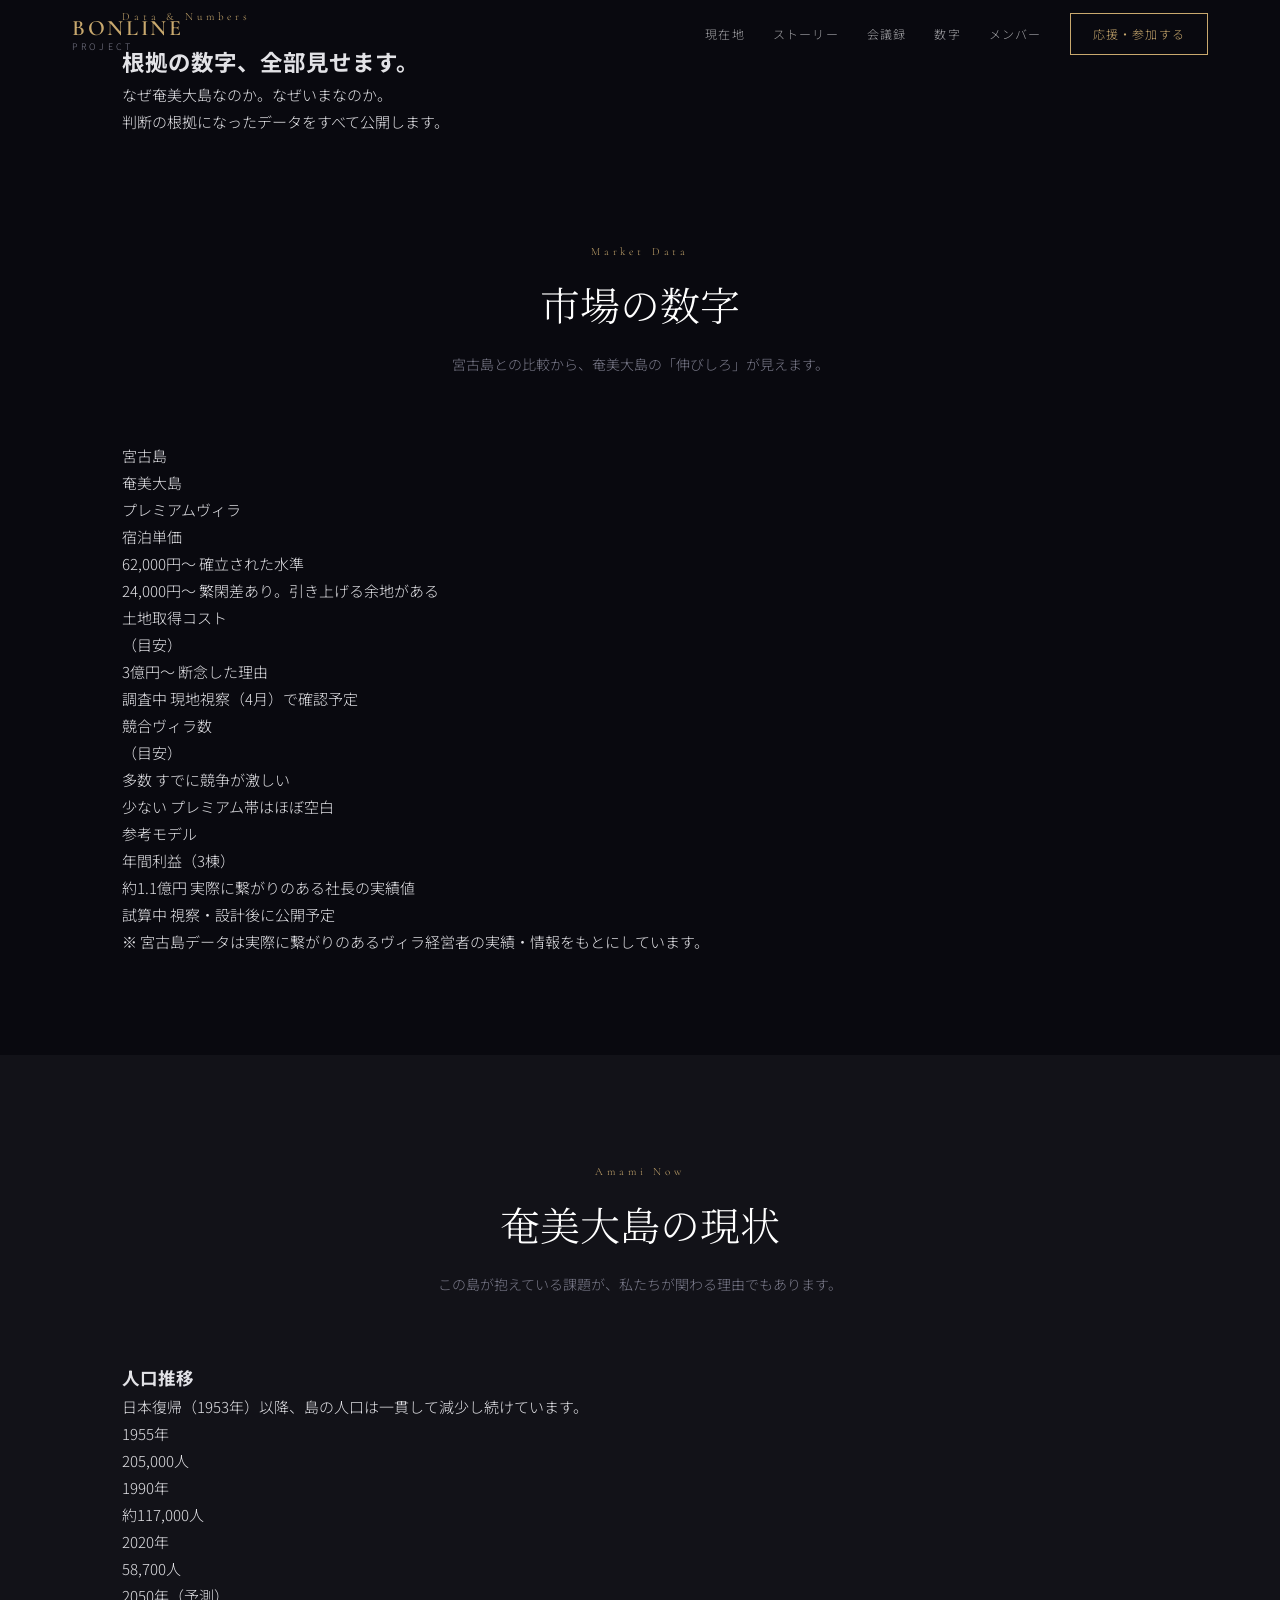
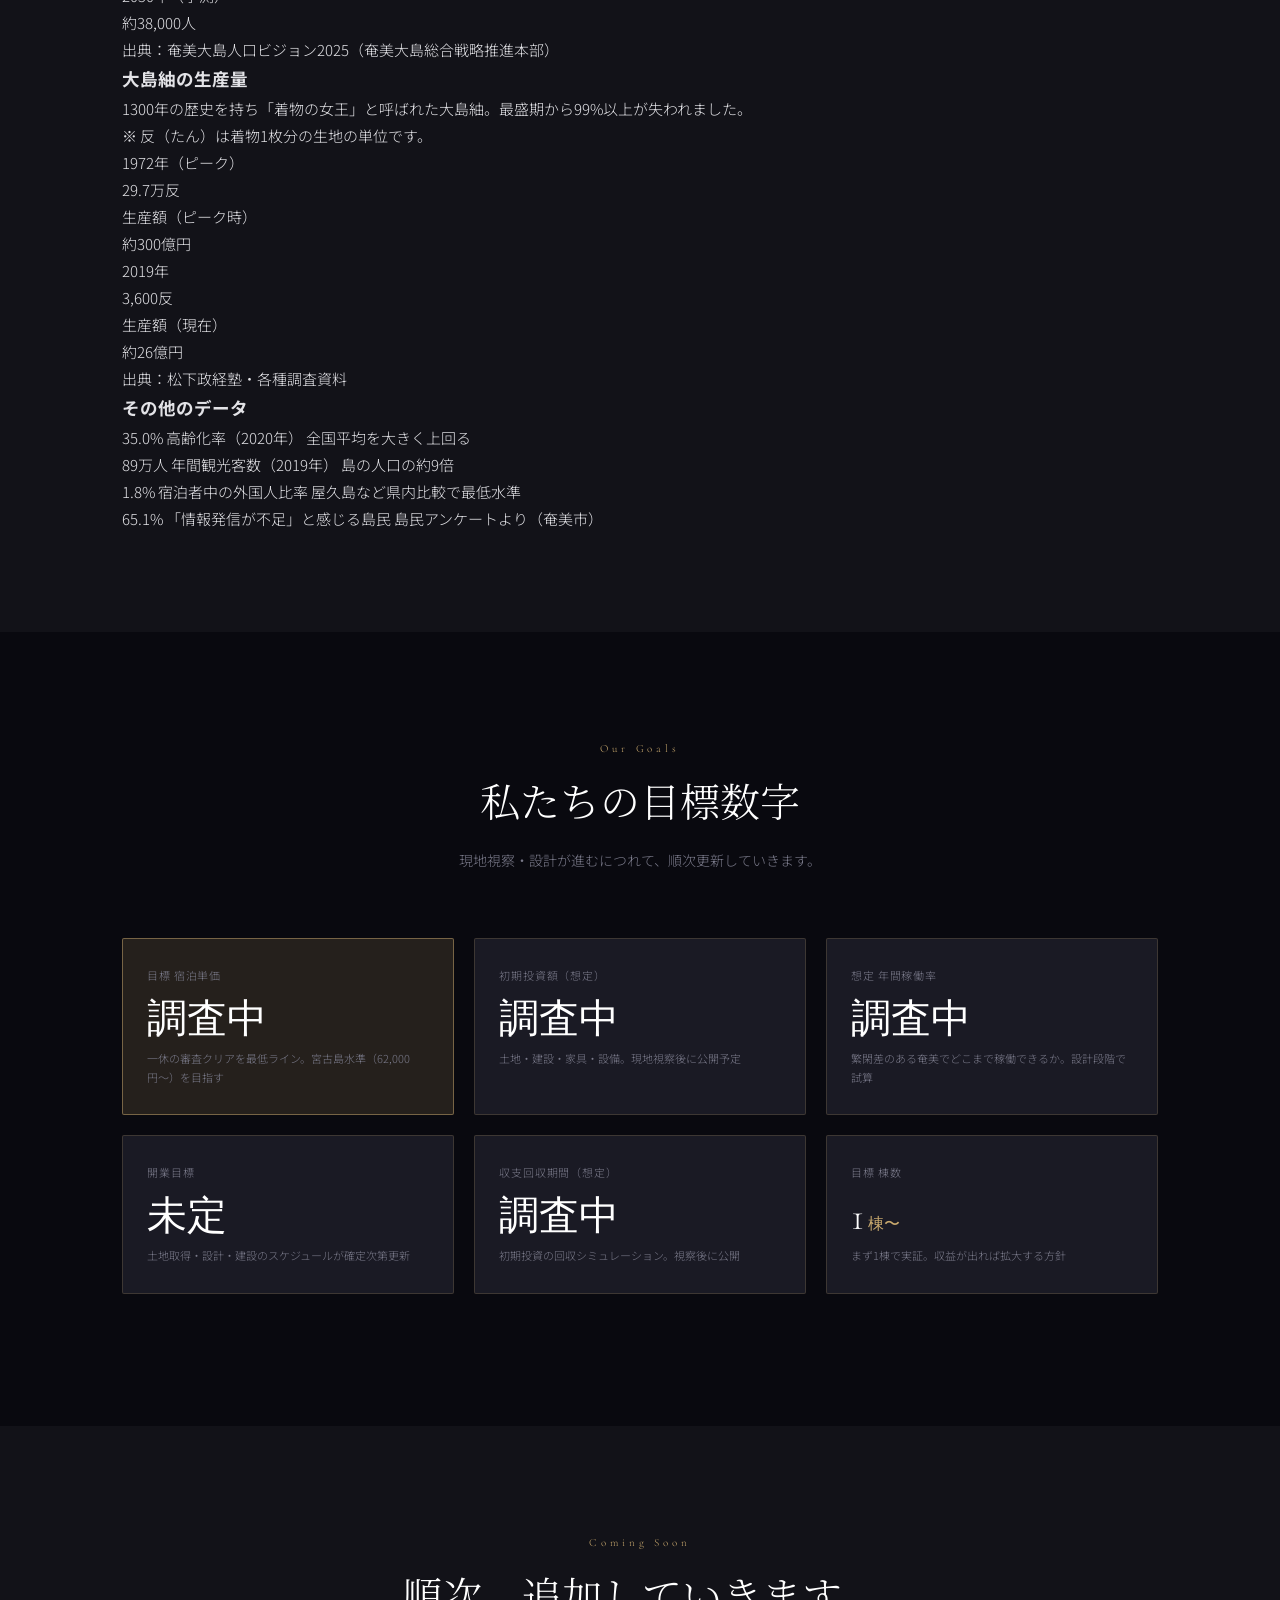
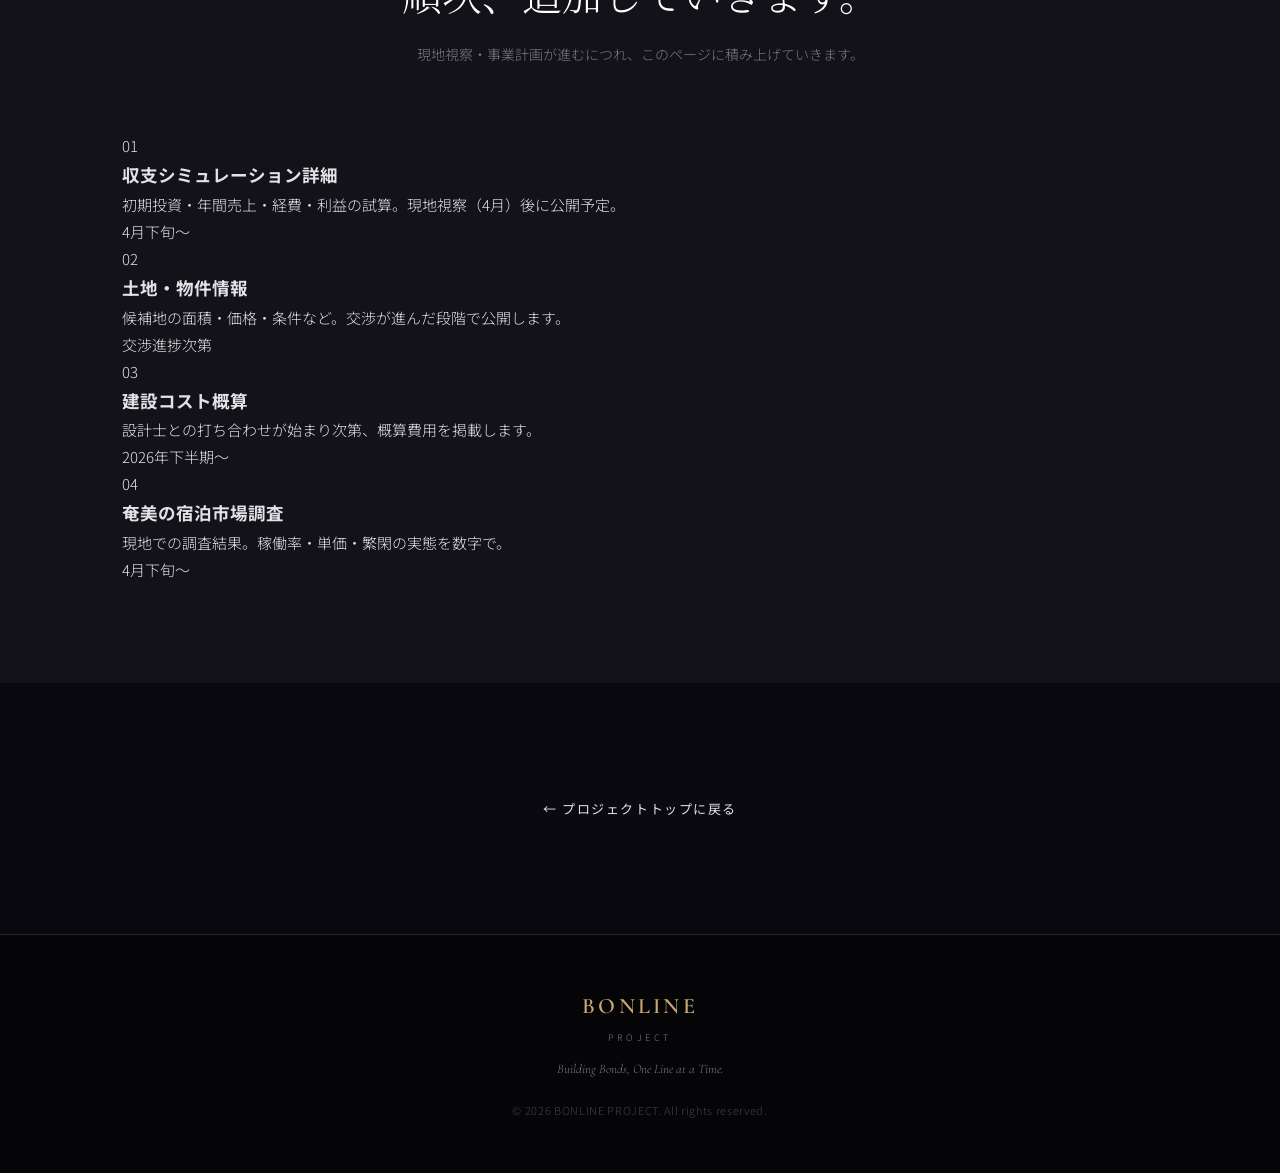
<file: data.html>
<!DOCTYPE html>
<html lang="ja">
<head>
  <meta charset="UTF-8">
  <meta name="viewport" content="width=device-width, initial-scale=1.0">
  <title>データ｜BONLINE PROJECT</title>
  <meta name="description" content="BONLINEプロジェクトの根拠となる数字・市場データ・奄美大島の現状を公開します。">
  <link rel="preconnect" href="https://fonts.googleapis.com">
  <link rel="preconnect" href="https://fonts.gstatic.com" crossorigin>
  <link href="https://fonts.googleapis.com/css2?family=Cormorant+Garamond:ital,wght@0,300;0,400;0,600;1,300;1,400&family=Noto+Sans+JP:wght@300;400;500&family=Noto+Serif+JP:wght@300;400&display=swap" rel="stylesheet">
  <link rel="icon" type="image/png" href="favicon.png">
  <link rel="stylesheet" href="styles.css">
</head>
<body>

  <!-- ============================================================
       ヘッダー
       ============================================================ -->
  <header class="site-header scrolled" id="site-header">
    <div class="header-inner">
      <a href="index.html" class="site-logo">
        <span class="site-logo__en">BONLINE</span>
        <span class="site-logo__sub">PROJECT</span>
      </a>
      <nav class="site-nav">
        <a href="index.html#now">現在地</a>
        <a href="index.html#story">ストーリー</a>
        <a href="index.html#record">会議録</a>
        <a href="index.html#numbers">数字</a>
        <a href="index.html#team">メンバー</a>
        <a href="index.html#contact" class="nav-cta">応援・参加する</a>
      </nav>
      <button class="hamburger" id="hamburger" aria-label="メニューを開く">
        <span></span><span></span><span></span>
      </button>
    </div>
  </header>

  <!-- モバイルナビ -->
  <nav class="mobile-nav" id="mobile-nav">
    <a href="index.html#now">現在地</a>
    <a href="index.html#story">ストーリー</a>
    <a href="index.html#record">会議録</a>
    <a href="index.html#numbers">数字</a>
    <a href="index.html#team">メンバー</a>
    <a href="index.html#contact">応援・参加する</a>
  </nav>

  <!-- ============================================================
       ページヒーロー
       ============================================================ -->
  <section class="page-hero">
    <div class="container">
      <span class="section-label">Data & Numbers</span>
      <h1 class="page-hero__title">根拠の数字、全部見せます。</h1>
      <p class="page-hero__sub">
        なぜ奄美大島なのか。なぜいまなのか。<br>
        判断の根拠になったデータをすべて公開します。
      </p>
    </div>
  </section>

  <!-- ============================================================
       市場比較
       ============================================================ -->
  <section class="section" id="market">
    <div class="container">
      <div class="section-header fade-in">
        <span class="section-label">Market Data</span>
        <h2 class="section-title">市場の数字</h2>
        <p class="section-subtitle">宮古島との比較から、奄美大島の「伸びしろ」が見えます。</p>
      </div>

      <div class="data-compare fade-in">
        <div class="compare-row compare-row--header">
          <div class="compare-item compare-item--label"></div>
          <div class="compare-item compare-item--miyako">宮古島</div>
          <div class="compare-item compare-item--amami">奄美大島</div>
        </div>

        <div class="compare-row">
          <div class="compare-item compare-item--label">プレミアムヴィラ<br>宿泊単価</div>
          <div class="compare-item compare-item--miyako">
            <span class="compare-value">62,000<span class="compare-unit">円〜</span></span>
            <span class="compare-note">確立された水準</span>
          </div>
          <div class="compare-item compare-item--amami highlight">
            <span class="compare-value">24,000<span class="compare-unit">円〜</span></span>
            <span class="compare-note">繁閑差あり。引き上げる余地がある</span>
          </div>
        </div>

        <div class="compare-row">
          <div class="compare-item compare-item--label">土地取得コスト<br>（目安）</div>
          <div class="compare-item compare-item--miyako">
            <span class="compare-value">3<span class="compare-unit">億円〜</span></span>
            <span class="compare-note">断念した理由</span>
          </div>
          <div class="compare-item compare-item--amami highlight">
            <span class="compare-value">調査中</span>
            <span class="compare-note">現地視察（4月）で確認予定</span>
          </div>
        </div>

        <div class="compare-row">
          <div class="compare-item compare-item--label">競合ヴィラ数<br>（目安）</div>
          <div class="compare-item compare-item--miyako">
            <span class="compare-value">多数</span>
            <span class="compare-note">すでに競争が激しい</span>
          </div>
          <div class="compare-item compare-item--amami highlight">
            <span class="compare-value">少ない</span>
            <span class="compare-note">プレミアム帯はほぼ空白</span>
          </div>
        </div>

        <div class="compare-row">
          <div class="compare-item compare-item--label">参考モデル<br>年間利益（3棟）</div>
          <div class="compare-item compare-item--miyako">
            <span class="compare-value">約1.1<span class="compare-unit">億円</span></span>
            <span class="compare-note">実際に繋がりのある社長の実績値</span>
          </div>
          <div class="compare-item compare-item--amami highlight">
            <span class="compare-value">試算中</span>
            <span class="compare-note">視察・設計後に公開予定</span>
          </div>
        </div>
      </div>

      <p class="data-source fade-in">※ 宮古島データは実際に繋がりのあるヴィラ経営者の実績・情報をもとにしています。</p>
    </div>
  </section>

  <!-- ============================================================
       奄美大島の現状
       ============================================================ -->
  <section class="section section--dark" id="amami">
    <div class="container">
      <div class="section-header fade-in">
        <span class="section-label">Amami Now</span>
        <h2 class="section-title">奄美大島の現状</h2>
        <p class="section-subtitle">この島が抱えている課題が、私たちが関わる理由でもあります。</p>
      </div>

      <div class="data-blocks fade-in">

        <!-- 人口 -->
        <div class="data-block">
          <h3 class="data-block__title">人口推移</h3>
          <p class="data-block__desc">日本復帰（1953年）以降、島の人口は一貫して減少し続けています。</p>
          <div class="bar-list">
            <div class="bar-item">
              <span class="bar-label">1955年</span>
              <div class="bar-wrap">
                <div class="bar-fill" style="width: 100%"></div>
              </div>
              <span class="bar-value">205,000人</span>
            </div>
            <div class="bar-item">
              <span class="bar-label">1990年</span>
              <div class="bar-wrap">
                <div class="bar-fill" style="width: 57%"></div>
              </div>
              <span class="bar-value">約117,000人</span>
            </div>
            <div class="bar-item">
              <span class="bar-label">2020年</span>
              <div class="bar-wrap">
                <div class="bar-fill bar-fill--low" style="width: 29%"></div>
              </div>
              <span class="bar-value">58,700人</span>
            </div>
            <div class="bar-item">
              <span class="bar-label">2050年（予測）</span>
              <div class="bar-wrap">
                <div class="bar-fill bar-fill--low" style="width: 19%; opacity: 0.5;"></div>
              </div>
              <span class="bar-value">約38,000人</span>
            </div>
          </div>
          <p class="data-note">出典：奄美大島人口ビジョン2025（奄美大島総合戦略推進本部）</p>
        </div>

        <!-- 大島紬 -->
        <div class="data-block">
          <h3 class="data-block__title">大島紬の生産量</h3>
          <p class="data-block__desc">1300年の歴史を持ち「着物の女王」と呼ばれた大島紬。最盛期から99%以上が失われました。<br>※ 反（たん）は着物1枚分の生地の単位です。</p>
          <div class="bar-list">
            <div class="bar-item">
              <span class="bar-label">1972年（ピーク）</span>
              <div class="bar-wrap">
                <div class="bar-fill" style="width: 100%"></div>
              </div>
              <span class="bar-value">29.7万反</span>
            </div>
            <div class="bar-item">
              <span class="bar-label">生産額（ピーク時）</span>
              <div class="bar-wrap">
                <div class="bar-fill" style="width: 100%"></div>
              </div>
              <span class="bar-value">約300億円</span>
            </div>
            <div class="bar-item">
              <span class="bar-label">2019年</span>
              <div class="bar-wrap">
                <div class="bar-fill bar-fill--low" style="width: 1.2%"></div>
              </div>
              <span class="bar-value">3,600反</span>
            </div>
            <div class="bar-item">
              <span class="bar-label">生産額（現在）</span>
              <div class="bar-wrap">
                <div class="bar-fill bar-fill--low" style="width: 8.7%"></div>
              </div>
              <span class="bar-value">約26億円</span>
            </div>
          </div>
          <p class="data-note">出典：松下政経塾・各種調査資料</p>
        </div>

        <!-- 観光・社会データ -->
        <div class="data-block data-block--wide">
          <h3 class="data-block__title">その他のデータ</h3>
          <div class="mini-stats">
            <div class="mini-stat">
              <span class="mini-stat__value">35.0<span class="mini-stat__unit">%</span></span>
              <span class="mini-stat__label">高齢化率（2020年）</span>
              <span class="mini-stat__note">全国平均を大きく上回る</span>
            </div>
            <div class="mini-stat">
              <span class="mini-stat__value">89<span class="mini-stat__unit">万人</span></span>
              <span class="mini-stat__label">年間観光客数（2019年）</span>
              <span class="mini-stat__note">島の人口の約9倍</span>
            </div>
            <div class="mini-stat">
              <span class="mini-stat__value">1.8<span class="mini-stat__unit">%</span></span>
              <span class="mini-stat__label">宿泊者中の外国人比率</span>
              <span class="mini-stat__note">屋久島など県内比較で最低水準</span>
            </div>
            <div class="mini-stat">
              <span class="mini-stat__value">65.1<span class="mini-stat__unit">%</span></span>
              <span class="mini-stat__label">「情報発信が不足」と感じる島民</span>
              <span class="mini-stat__note">島民アンケートより（奄美市）</span>
            </div>
          </div>
        </div>

      </div>
    </div>
  </section>

  <!-- ============================================================
       BONLINEの目標数字
       ============================================================ -->
  <section class="section" id="goals">
    <div class="container">
      <div class="section-header fade-in">
        <span class="section-label">Our Goals</span>
        <h2 class="section-title">私たちの目標数字</h2>
        <p class="section-subtitle">現地視察・設計が進むにつれて、順次更新していきます。</p>
      </div>

      <div class="numbers-grid fade-in">
        <div class="num-card num-card--highlight">
          <span class="num-card__label">目標 宿泊単価</span>
          <div class="num-card__value">調査中<span class="num-unit"></span></div>
          <p class="num-card__note">一休の審査クリアを最低ライン。宮古島水準（62,000円〜）を目指す</p>
        </div>
        <div class="num-card">
          <span class="num-card__label">初期投資額（想定）</span>
          <div class="num-card__value">調査中<span class="num-unit"></span></div>
          <p class="num-card__note">土地・建設・家具・設備。現地視察後に公開予定</p>
        </div>
        <div class="num-card">
          <span class="num-card__label">想定 年間稼働率</span>
          <div class="num-card__value">調査中<span class="num-unit"></span></div>
          <p class="num-card__note">繁閑差のある奄美でどこまで稼働できるか。設計段階で試算</p>
        </div>
        <div class="num-card">
          <span class="num-card__label">開業目標</span>
          <div class="num-card__value">未定<span class="num-unit"></span></div>
          <p class="num-card__note">土地取得・設計・建設のスケジュールが確定次第更新</p>
        </div>
        <div class="num-card">
          <span class="num-card__label">収支回収期間（想定）</span>
          <div class="num-card__value">調査中<span class="num-unit"></span></div>
          <p class="num-card__note">初期投資の回収シミュレーション。視察後に公開</p>
        </div>
        <div class="num-card">
          <span class="num-card__label">目標 棟数</span>
          <div class="num-card__value">1<span class="num-unit">棟〜</span></div>
          <p class="num-card__note">まず1棟で実証。収益が出れば拡大する方針</p>
        </div>
      </div>
    </div>
  </section>

  <!-- ============================================================
       今後追加予定
       ============================================================ -->
  <section class="section section--dark" id="coming">
    <div class="container">
      <div class="section-header fade-in">
        <span class="section-label">Coming Soon</span>
        <h2 class="section-title">順次、追加していきます。</h2>
        <p class="section-subtitle">現地視察・事業計画が進むにつれ、このページに積み上げていきます。</p>
      </div>

      <div class="coming-grid fade-in">
        <div class="coming-card">
          <span class="coming-card__icon">01</span>
          <h3 class="coming-card__title">収支シミュレーション詳細</h3>
          <p class="coming-card__text">初期投資・年間売上・経費・利益の試算。現地視察（4月）後に公開予定。</p>
          <span class="coming-card__badge">4月下旬〜</span>
        </div>
        <div class="coming-card">
          <span class="coming-card__icon">02</span>
          <h3 class="coming-card__title">土地・物件情報</h3>
          <p class="coming-card__text">候補地の面積・価格・条件など。交渉が進んだ段階で公開します。</p>
          <span class="coming-card__badge">交渉進捗次第</span>
        </div>
        <div class="coming-card">
          <span class="coming-card__icon">03</span>
          <h3 class="coming-card__title">建設コスト概算</h3>
          <p class="coming-card__text">設計士との打ち合わせが始まり次第、概算費用を掲載します。</p>
          <span class="coming-card__badge">2026年下半期〜</span>
        </div>
        <div class="coming-card">
          <span class="coming-card__icon">04</span>
          <h3 class="coming-card__title">奄美の宿泊市場調査</h3>
          <p class="coming-card__text">現地での調査結果。稼働率・単価・繁閑の実態を数字で。</p>
          <span class="coming-card__badge">4月下旬〜</span>
        </div>
      </div>
    </div>
  </section>

  <!-- ============================================================
       戻るリンク
       ============================================================ -->
  <section class="section back-section">
    <div class="container" style="text-align: center;">
      <a href="index.html" class="btn btn--ghost">← プロジェクトトップに戻る</a>
    </div>
  </section>

  <!-- ============================================================
       フッター
       ============================================================ -->
  <footer class="site-footer">
    <div class="footer-inner">
      <div class="footer-logo">
        <span class="footer-logo__en">BONLINE</span>
        <span class="footer-logo__sub">PROJECT</span>
      </div>
      <p class="footer-tagline">Building Bonds, One Line at a Time.</p>
      <p class="footer-copy">&copy; 2026 BONLINE PROJECT. All rights reserved.</p>
    </div>
  </footer>

  <script src="main.js"></script>
</body>
</html>
</file>
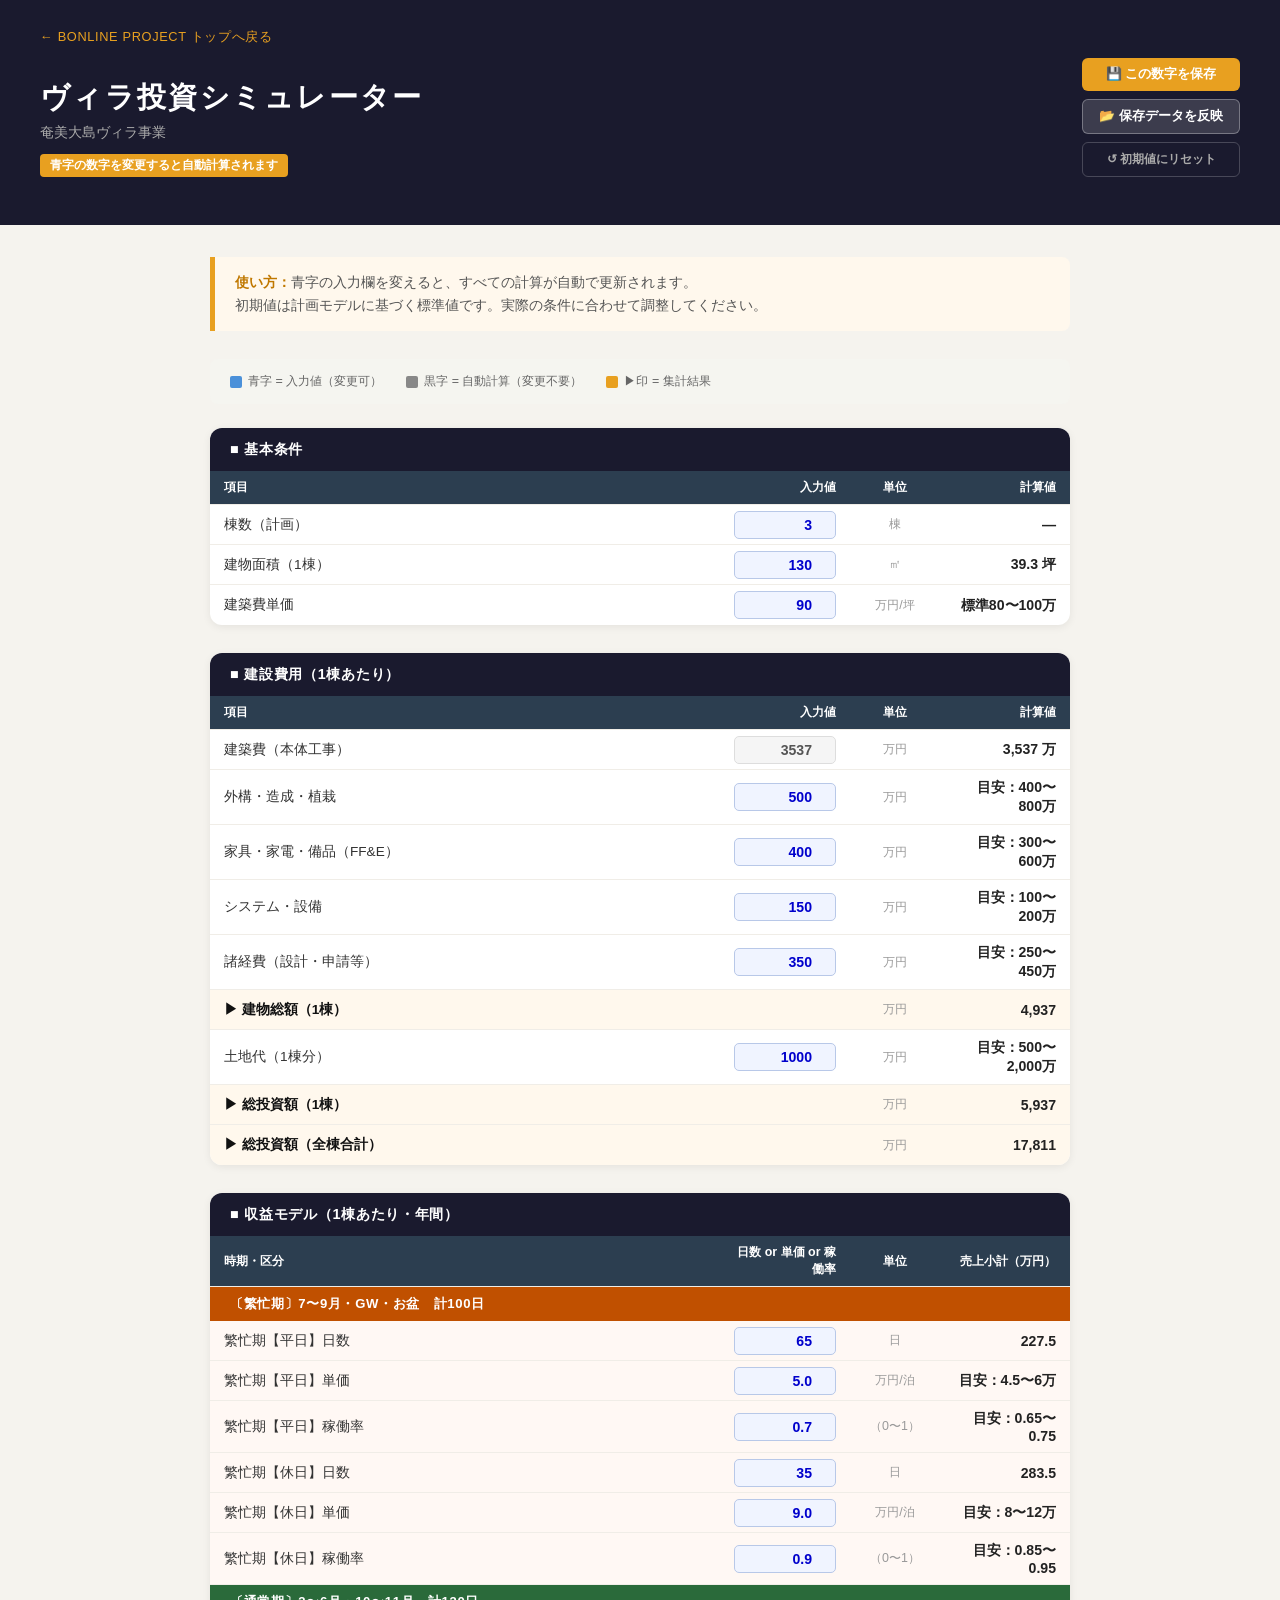
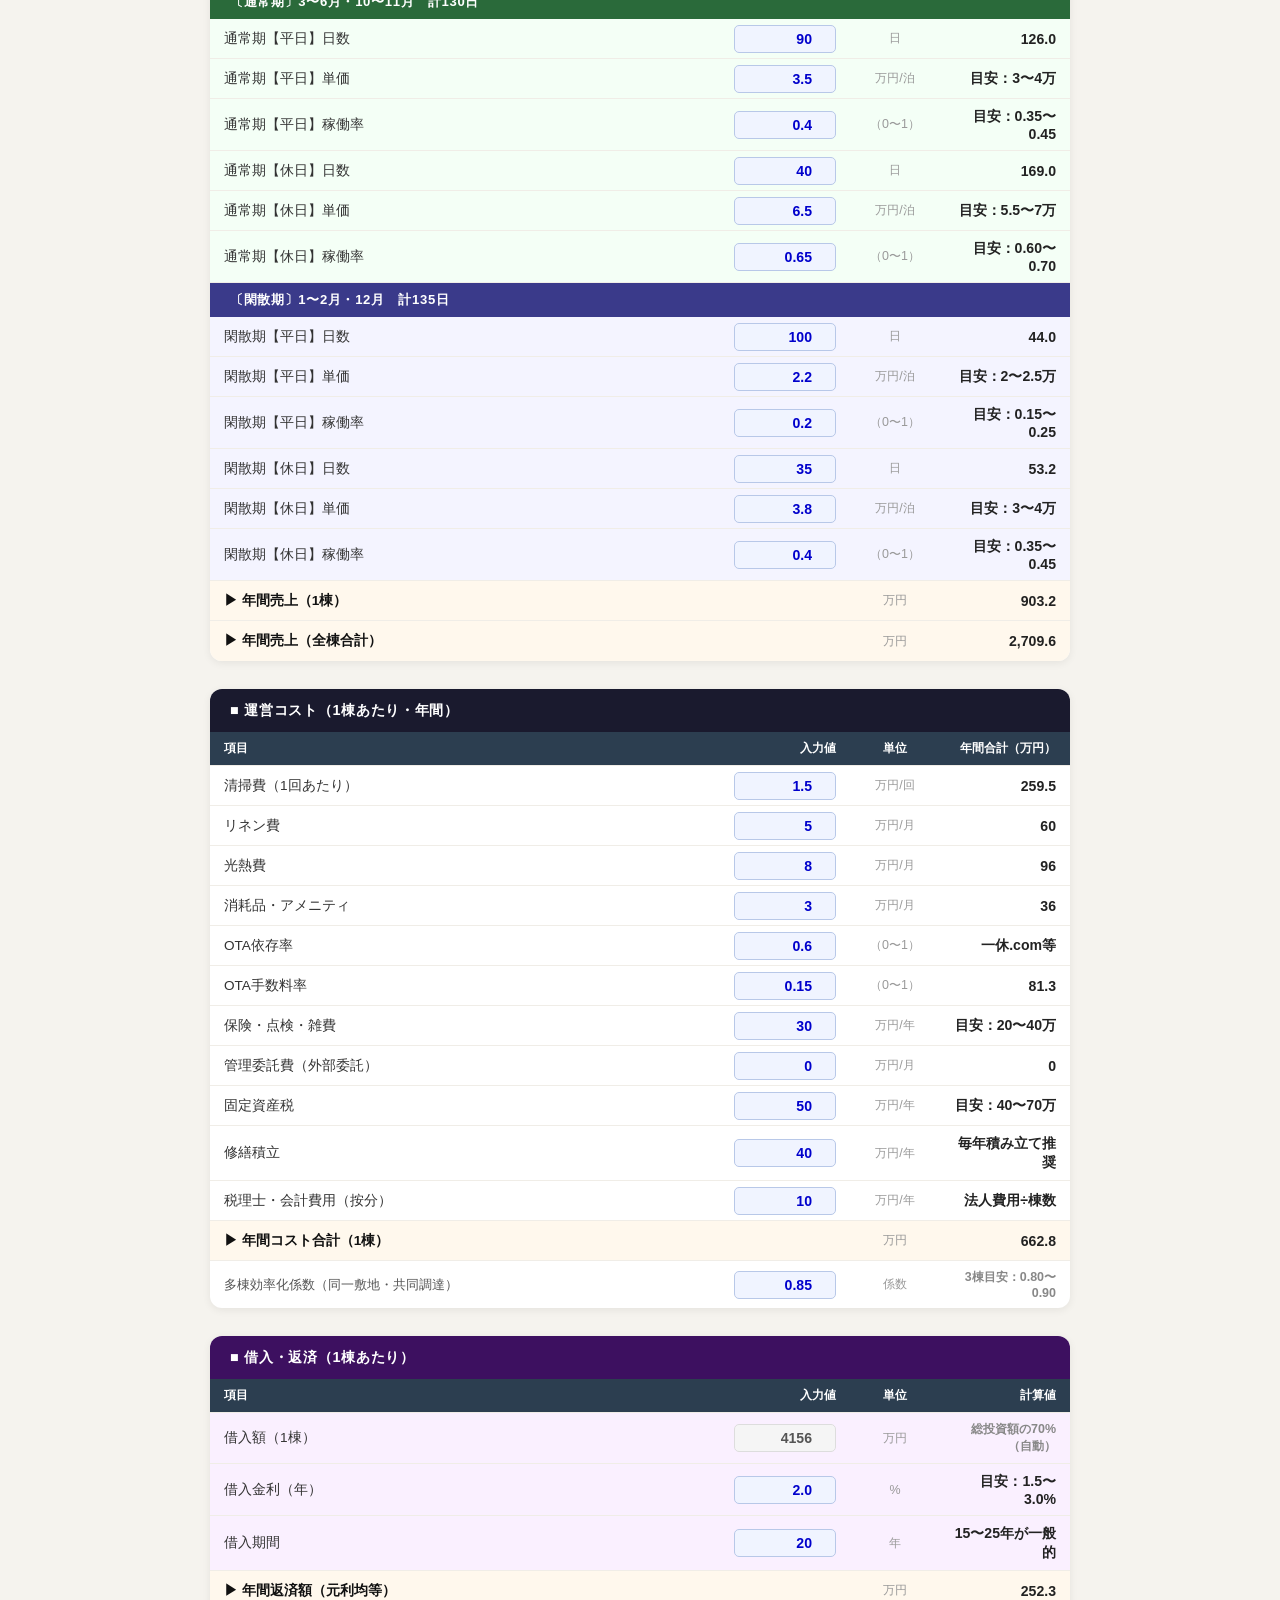
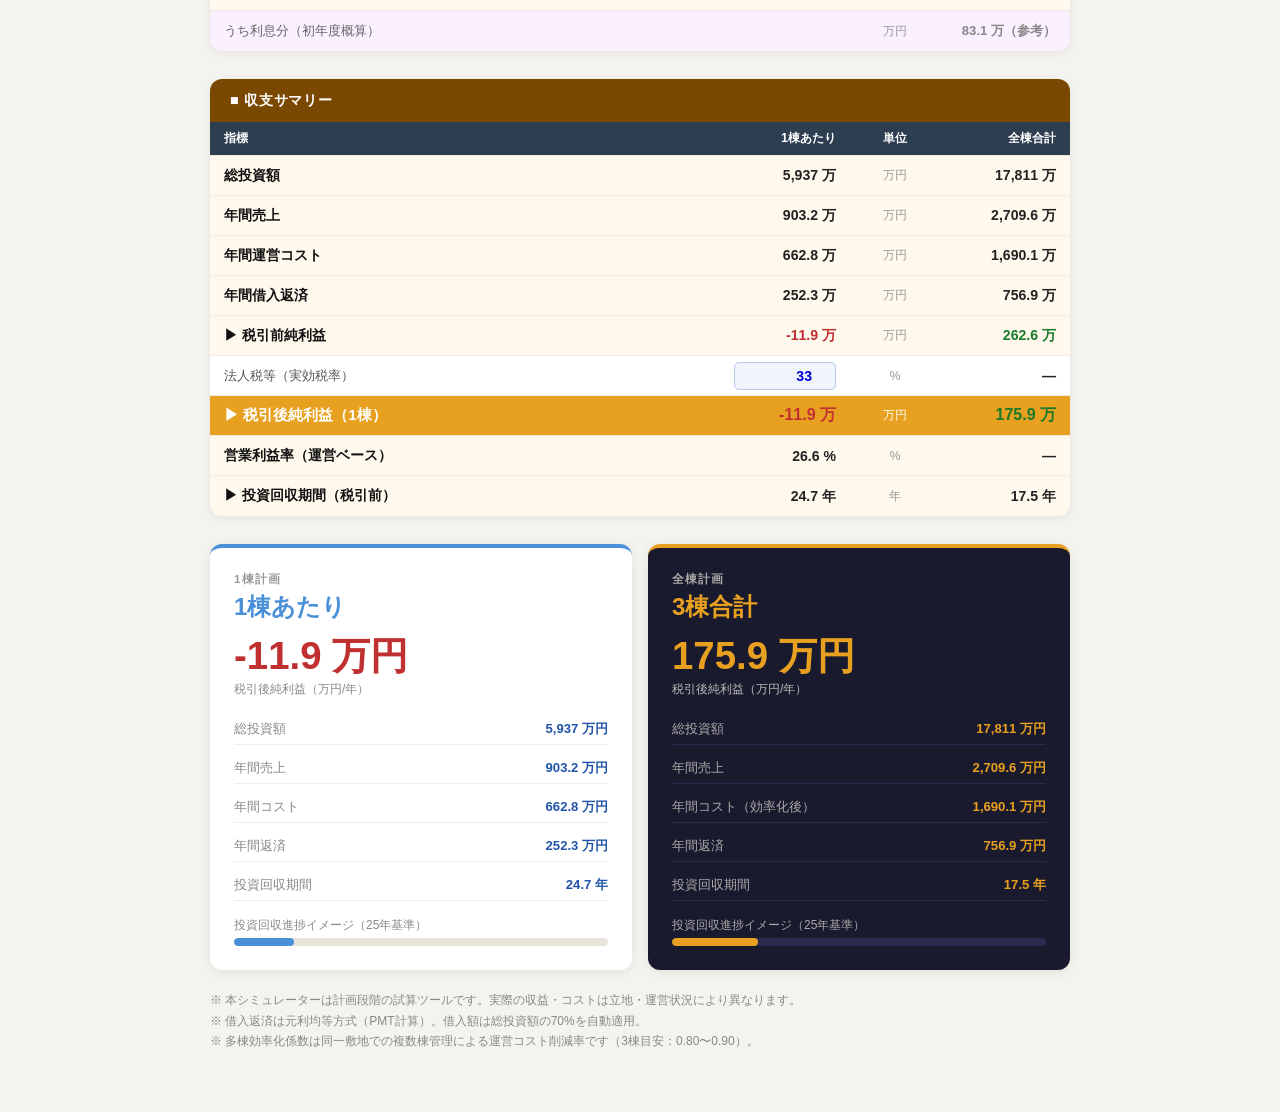
<file: simulator.html>
<!DOCTYPE html>
<html lang="ja">
<head>
<meta charset="UTF-8">
<meta name="viewport" content="width=device-width, initial-scale=1.0">
<title>ヴィラ投資シミュレーター</title>
<style>
* { box-sizing: border-box; margin: 0; padding: 0; }
body { font-family: 'Hiragino Kaku Gothic ProN', 'Meiryo', sans-serif; background: #f5f3ee; color: #2c2c2c; font-size: 14px; }

.header { background: #1a1a2e; color: #fff; padding: 28px 40px; }
.header-body { display: flex; align-items: center; justify-content: space-between; gap: 20px; flex-wrap: wrap; }
.header h1 { font-size: 1.8rem; letter-spacing: 0.08em; margin-bottom: 6px; }
.header p { color: #aaa; font-size: 0.85rem; margin-bottom: 4px; }
.header .badge { display: inline-block; background: #e8a020; color: #fff; font-size: 0.75rem; font-weight: 700; padding: 3px 10px; border-radius: 4px; margin-top: 8px; }
.header-btns { display: flex; flex-direction: column; gap: 8px; flex-shrink: 0; }
.btn-hdr {
  padding: 8px 16px; border-radius: 6px; border: none; cursor: pointer;
  font-size: 0.8rem; font-weight: 700; font-family: inherit; white-space: nowrap;
  transition: opacity 0.2s;
}
.btn-hdr:hover { opacity: 0.8; }
.btn-hdr.save    { background: #e8a020; color: #fff; }
.btn-hdr.load    { background: rgba(255,255,255,0.15); color: #fff; border: 1px solid rgba(255,255,255,0.3); }
.btn-hdr.reset   { background: transparent; color: #aaa; border: 1px solid rgba(255,255,255,0.2); font-size: 0.75rem; }
.hdr-save-msg { font-size: 0.75rem; color: #e8a020; text-align: center; min-height: 1em; }

.container { max-width: 900px; margin: 0 auto; padding: 32px 20px 60px; }

.hint-box {
  background: #fff8ed;
  border-left: 5px solid #e8a020;
  padding: 14px 20px;
  margin-bottom: 28px;
  border-radius: 0 8px 8px 0;
  font-size: 0.85rem;
  color: #555;
  line-height: 1.7;
}
.hint-box strong { color: #c07800; }

/* セクション */
.section { margin-bottom: 28px; background: #fff; border-radius: 12px; overflow: hidden; box-shadow: 0 2px 8px rgba(0,0,0,0.07); }
.section-header {
  background: #1a1a2e;
  color: #fff;
  padding: 12px 20px;
  font-size: 0.9rem;
  font-weight: 700;
  letter-spacing: 0.05em;
}
.section-header.purple { background: #3d1060; }
.section-header.gold   { background: #7a4800; }
.section-header.season { padding: 8px 20px; font-size: 0.82rem; font-weight: 600; }
.section-header.peak   { background: #c05000; }
.section-header.normal { background: #2a6a3a; }
.section-header.off    { background: #3a3a8a; }

/* 行 */
.row {
  display: grid;
  grid-template-columns: 1fr 130px 90px 130px;
  border-bottom: 1px solid #f0ede7;
  align-items: center;
  min-height: 40px;
}
.row:last-child { border-bottom: none; }
.row.result { background: #fff8ed; }
.row.result-main { background: #e8a020; }
.row.header-row {
  background: #2c3e50;
  color: #fff;
  font-size: 0.78rem;
  font-weight: 600;
  min-height: 32px;
}

.cell { padding: 8px 14px; }
.cell-label { padding: 8px 14px; font-size: 0.85rem; color: #333; }
.cell-label.result { font-weight: 700; color: #111; }
.cell-label.result-main { font-weight: 700; color: #fff; font-size: 0.95rem; }
.cell-unit { padding: 8px 8px; font-size: 0.78rem; color: #999; text-align: center; }
.cell-unit.result-main { color: #ffe; }
.cell-calc { padding: 8px 14px; font-size: 0.88rem; font-weight: 600; color: #222; text-align: right; }
.cell-calc.result-main { color: #fff; font-size: 1rem; }
.cell-calc.negative { color: #c03030; }
.cell-calc.positive { color: #1a7a2a; }

/* 入力フィールド */
.cell-input { padding: 4px 14px; text-align: right; }
input[type="number"] {
  width: 100%;
  border: 1.5px solid #b8c8e8;
  border-radius: 5px;
  padding: 5px 8px;
  font-size: 0.88rem;
  color: #0000cc;
  font-family: inherit;
  font-weight: 600;
  text-align: right;
  background: #f0f4ff;
  transition: border-color 0.2s, background 0.2s;
}
input[type="number"]:focus {
  outline: none;
  border-color: #4a90d9;
  background: #e8f0ff;
}
input[type="number"].auto {
  background: #f5f5f5;
  color: #555;
  border-color: #ddd;
}

/* サマリーカード */
.summary-grid {
  display: grid;
  grid-template-columns: 1fr 1fr;
  gap: 16px;
  margin-top: 28px;
}
.summary-card {
  background: #fff;
  border-radius: 12px;
  padding: 24px;
  box-shadow: 0 2px 12px rgba(0,0,0,0.08);
  border-top: 4px solid #4a90d9;
}
.summary-card.three { border-top-color: #e8a020; background: #1a1a2e; color: #fff; }
.summary-card .label { font-size: 0.72rem; font-weight: 700; letter-spacing: 0.1em; color: #999; margin-bottom: 4px; }
.summary-card.three .label { color: #aaa; }
.summary-card h2 { font-size: 1.5rem; margin-bottom: 12px; color: #4a90d9; }
.summary-card.three h2 { color: #e8a020; }
.big-num { font-size: 2.4rem; font-weight: 700; line-height: 1.1; margin-bottom: 4px; color: #1a1a2e; }
.summary-card.three .big-num { color: #e8a020; }
.big-num.negative { color: #c03030 !important; }
.big-sub { font-size: 0.75rem; color: #888; margin-bottom: 16px; }
.summary-card.three .big-sub { color: #bbb; }
.mini-stats { display: flex; flex-direction: column; gap: 8px; }
.mini-stat { display: flex; justify-content: space-between; align-items: center; font-size: 0.82rem; padding: 6px 0; border-bottom: 1px solid #f0ede7; }
.summary-card.three .mini-stat { border-bottom-color: #2a2a4e; }
.mini-stat .k { color: #888; }
.summary-card.three .mini-stat .k { color: #aaa; }
.mini-stat .v { font-weight: 700; color: #2255aa; }
.summary-card.three .mini-stat .v { color: #e8a020; }
.mini-stat .v.negative { color: #c03030; }
.mini-stat .v.positive { color: #1a7a2a; }

.recovery-bar-wrap { margin-top: 16px; }
.recovery-bar-label { font-size: 0.75rem; color: #888; margin-bottom: 4px; }
.summary-card.three .recovery-bar-label { color: #aaa; }
.recovery-bar { height: 8px; background: #e8e4dc; border-radius: 4px; overflow: hidden; }
.summary-card.three .recovery-bar { background: #2a2a4e; }
.recovery-fill { height: 100%; background: #4a90d9; border-radius: 4px; transition: width 0.4s; }
.summary-card.three .recovery-fill { background: #e8a020; }

.note { font-size: 0.75rem; color: #888; margin-top: 20px; line-height: 1.7; }


/* 凡例 */
.legend {
  display: flex; gap: 24px; flex-wrap: wrap;
  font-size: 0.78rem; color: #666;
  padding: 14px 20px; background: #f5f5f0; border-radius: 8px; margin-bottom: 24px;
}
.legend-item { display: flex; align-items: center; gap: 6px; }
.legend-dot { width: 12px; height: 12px; border-radius: 2px; }

@media (max-width: 640px) {
  .header { padding: 20px 16px; }
  .header h1 { font-size: 1.1rem; }
  .header p { font-size: 0.78rem; }
  .header .badge { font-size: 0.68rem; padding: 2px 7px; }
  .header-body { flex-wrap: nowrap; align-items: center; gap: 10px; }
  .header-btns { gap: 5px; }
  .btn-hdr { padding: 5px 9px; font-size: 0.7rem; }
  .row { grid-template-columns: 1fr 100px 72px 100px; }
  .summary-grid { grid-template-columns: 1fr; }
  .cell-label, .cell-calc, .cell-input, .cell-unit { padding: 6px 10px; }
}
</style>
</head>
<body>

<div class="header">
  <a href="index.html" style="display:inline-block;color:#e8a020;font-size:0.8rem;text-decoration:none;margin-bottom:12px;letter-spacing:0.05em;">← BONLINE PROJECT トップへ戻る</a>
  <div class="header-body">
    <div>
      <h1>ヴィラ投資シミュレーター</h1>
      <p>奄美大島ヴィラ事業</p>
      <span class="badge">青字の数字を変更すると自動計算されます</span>
    </div>
    <div class="header-btns">
      <button class="btn-hdr save" onclick="saveData()">💾 この数字を保存</button>
      <button class="btn-hdr load" onclick="loadData()">📂 保存データを反映</button>
      <button class="btn-hdr reset" onclick="resetData()">↺ 初期値にリセット</button>
      <div class="hdr-save-msg" id="save-msg"></div>
    </div>
  </div>
</div>

<div class="container">

  <div class="hint-box">
    <strong>使い方：</strong>青字の入力欄を変えると、すべての計算が自動で更新されます。<br>
    初期値は計画モデルに基づく標準値です。実際の条件に合わせて調整してください。
  </div>


  <div class="legend">
    <div class="legend-item"><div class="legend-dot" style="background:#4a90d9;"></div>青字 = 入力値（変更可）</div>
    <div class="legend-item"><div class="legend-dot" style="background:#888;"></div>黒字 = 自動計算（変更不要）</div>
    <div class="legend-item"><div class="legend-dot" style="background:#e8a020;"></div>▶印 = 集計結果</div>
  </div>

  <!-- 基本条件 -->
  <div class="section">
    <div class="section-header">■ 基本条件</div>
    <div class="row header-row">
      <div class="cell">項目</div><div class="cell" style="text-align:right">入力値</div><div class="cell" style="text-align:center">単位</div><div class="cell" style="text-align:right">計算値</div>
    </div>
    <div class="row">
      <div class="cell-label">棟数（計画）</div>
      <div class="cell-input"><input type="number" id="b5" value="3" min="1" max="10" oninput="calc()"></div>
      <div class="cell-unit">棟</div>
      <div class="cell-calc" id="d5">—</div>
    </div>
    <div class="row">
      <div class="cell-label">建物面積（1棟）</div>
      <div class="cell-input"><input type="number" id="b6" value="130" min="30" oninput="calc()"></div>
      <div class="cell-unit">㎡</div>
      <div class="cell-calc" id="d6">—</div>
    </div>
    <div class="row">
      <div class="cell-label">建築費単価</div>
      <div class="cell-input"><input type="number" id="b7" value="90" min="50" oninput="calc()"></div>
      <div class="cell-unit">万円/坪</div>
      <div class="cell-calc">標準80〜100万</div>
    </div>
  </div>

  <!-- 建設費用 -->
  <div class="section">
    <div class="section-header">■ 建設費用（1棟あたり）</div>
    <div class="row header-row">
      <div class="cell">項目</div><div class="cell" style="text-align:right">入力値</div><div class="cell" style="text-align:center">単位</div><div class="cell" style="text-align:right">計算値</div>
    </div>
    <div class="row">
      <div class="cell-label">建築費（本体工事）</div>
      <div class="cell-input"><input type="number" id="b9" class="auto" readonly></div>
      <div class="cell-unit">万円</div>
      <div class="cell-calc" id="d9">—</div>
    </div>
    <div class="row">
      <div class="cell-label">外構・造成・植栽</div>
      <div class="cell-input"><input type="number" id="b10" value="500" oninput="calc()"></div>
      <div class="cell-unit">万円</div>
      <div class="cell-calc">目安：400〜800万</div>
    </div>
    <div class="row">
      <div class="cell-label">家具・家電・備品（FF&amp;E）</div>
      <div class="cell-input"><input type="number" id="b11" value="400" oninput="calc()"></div>
      <div class="cell-unit">万円</div>
      <div class="cell-calc">目安：300〜600万</div>
    </div>
    <div class="row">
      <div class="cell-label">システム・設備</div>
      <div class="cell-input"><input type="number" id="b12" value="150" oninput="calc()"></div>
      <div class="cell-unit">万円</div>
      <div class="cell-calc">目安：100〜200万</div>
    </div>
    <div class="row">
      <div class="cell-label">諸経費（設計・申請等）</div>
      <div class="cell-input"><input type="number" id="b13" value="350" oninput="calc()"></div>
      <div class="cell-unit">万円</div>
      <div class="cell-calc">目安：250〜450万</div>
    </div>
    <div class="row result">
      <div class="cell-label result">▶ 建物総額（1棟）</div>
      <div class="cell-input"></div>
      <div class="cell-unit">万円</div>
      <div class="cell-calc" id="d14">—</div>
    </div>
    <div class="row">
      <div class="cell-label">土地代（1棟分）</div>
      <div class="cell-input"><input type="number" id="b15" value="1000" oninput="calc()"></div>
      <div class="cell-unit">万円</div>
      <div class="cell-calc">目安：500〜2,000万</div>
    </div>
    <div class="row result">
      <div class="cell-label result">▶ 総投資額（1棟）</div>
      <div class="cell-input"></div>
      <div class="cell-unit">万円</div>
      <div class="cell-calc" id="d16">—</div>
    </div>
    <div class="row result">
      <div class="cell-label result">▶ 総投資額（全棟合計）</div>
      <div class="cell-input"></div>
      <div class="cell-unit">万円</div>
      <div class="cell-calc" id="d17">—</div>
    </div>
  </div>

  <!-- 収益モデル -->
  <div class="section">
    <div class="section-header">■ 収益モデル（1棟あたり・年間）</div>
    <div class="row header-row">
      <div class="cell">時期・区分</div><div class="cell" style="text-align:right">日数 or 単価 or 稼働率</div><div class="cell" style="text-align:center">単位</div><div class="cell" style="text-align:right">売上小計（万円）</div>
    </div>

    <!-- 繁忙期 -->
    <div class="section-header season peak">〔繁忙期〕7〜9月・GW・お盆　計100日</div>
    <div class="row" style="background:#fff8f4">
      <div class="cell-label">繁忙期【平日】日数</div>
      <div class="cell-input"><input type="number" id="b21" value="65" min="0" oninput="calc()"></div>
      <div class="cell-unit">日</div>
      <div class="cell-calc" id="d21">—</div>
    </div>
    <div class="row" style="background:#fff8f4">
      <div class="cell-label">繁忙期【平日】単価</div>
      <div class="cell-input"><input type="number" id="b22" value="5.0" step="0.5" min="0" oninput="calc()"></div>
      <div class="cell-unit">万円/泊</div>
      <div class="cell-calc">目安：4.5〜6万</div>
    </div>
    <div class="row" style="background:#fff8f4">
      <div class="cell-label">繁忙期【平日】稼働率</div>
      <div class="cell-input"><input type="number" id="b23" value="0.7" step="0.05" min="0" max="1" oninput="calc()"></div>
      <div class="cell-unit">（0〜1）</div>
      <div class="cell-calc">目安：0.65〜0.75</div>
    </div>
    <div class="row" style="background:#fff8f4">
      <div class="cell-label">繁忙期【休日】日数</div>
      <div class="cell-input"><input type="number" id="b24" value="35" min="0" oninput="calc()"></div>
      <div class="cell-unit">日</div>
      <div class="cell-calc" id="d24">—</div>
    </div>
    <div class="row" style="background:#fff8f4">
      <div class="cell-label">繁忙期【休日】単価</div>
      <div class="cell-input"><input type="number" id="b25" value="9.0" step="0.5" min="0" oninput="calc()"></div>
      <div class="cell-unit">万円/泊</div>
      <div class="cell-calc">目安：8〜12万</div>
    </div>
    <div class="row" style="background:#fff8f4">
      <div class="cell-label">繁忙期【休日】稼働率</div>
      <div class="cell-input"><input type="number" id="b26" value="0.9" step="0.05" min="0" max="1" oninput="calc()"></div>
      <div class="cell-unit">（0〜1）</div>
      <div class="cell-calc">目安：0.85〜0.95</div>
    </div>

    <!-- 通常期 -->
    <div class="section-header season normal">〔通常期〕3〜6月・10〜11月　計130日</div>
    <div class="row" style="background:#f4fff6">
      <div class="cell-label">通常期【平日】日数</div>
      <div class="cell-input"><input type="number" id="b28" value="90" min="0" oninput="calc()"></div>
      <div class="cell-unit">日</div>
      <div class="cell-calc" id="d28">—</div>
    </div>
    <div class="row" style="background:#f4fff6">
      <div class="cell-label">通常期【平日】単価</div>
      <div class="cell-input"><input type="number" id="b29" value="3.5" step="0.5" min="0" oninput="calc()"></div>
      <div class="cell-unit">万円/泊</div>
      <div class="cell-calc">目安：3〜4万</div>
    </div>
    <div class="row" style="background:#f4fff6">
      <div class="cell-label">通常期【平日】稼働率</div>
      <div class="cell-input"><input type="number" id="b30" value="0.4" step="0.05" min="0" max="1" oninput="calc()"></div>
      <div class="cell-unit">（0〜1）</div>
      <div class="cell-calc">目安：0.35〜0.45</div>
    </div>
    <div class="row" style="background:#f4fff6">
      <div class="cell-label">通常期【休日】日数</div>
      <div class="cell-input"><input type="number" id="b31" value="40" min="0" oninput="calc()"></div>
      <div class="cell-unit">日</div>
      <div class="cell-calc" id="d31">—</div>
    </div>
    <div class="row" style="background:#f4fff6">
      <div class="cell-label">通常期【休日】単価</div>
      <div class="cell-input"><input type="number" id="b32" value="6.5" step="0.5" min="0" oninput="calc()"></div>
      <div class="cell-unit">万円/泊</div>
      <div class="cell-calc">目安：5.5〜7万</div>
    </div>
    <div class="row" style="background:#f4fff6">
      <div class="cell-label">通常期【休日】稼働率</div>
      <div class="cell-input"><input type="number" id="b33" value="0.65" step="0.05" min="0" max="1" oninput="calc()"></div>
      <div class="cell-unit">（0〜1）</div>
      <div class="cell-calc">目安：0.60〜0.70</div>
    </div>

    <!-- 閑散期 -->
    <div class="section-header season off">〔閑散期〕1〜2月・12月　計135日</div>
    <div class="row" style="background:#f4f4ff">
      <div class="cell-label">閑散期【平日】日数</div>
      <div class="cell-input"><input type="number" id="b35" value="100" min="0" oninput="calc()"></div>
      <div class="cell-unit">日</div>
      <div class="cell-calc" id="d35">—</div>
    </div>
    <div class="row" style="background:#f4f4ff">
      <div class="cell-label">閑散期【平日】単価</div>
      <div class="cell-input"><input type="number" id="b36" value="2.2" step="0.1" min="0" oninput="calc()"></div>
      <div class="cell-unit">万円/泊</div>
      <div class="cell-calc">目安：2〜2.5万</div>
    </div>
    <div class="row" style="background:#f4f4ff">
      <div class="cell-label">閑散期【平日】稼働率</div>
      <div class="cell-input"><input type="number" id="b37" value="0.2" step="0.05" min="0" max="1" oninput="calc()"></div>
      <div class="cell-unit">（0〜1）</div>
      <div class="cell-calc">目安：0.15〜0.25</div>
    </div>
    <div class="row" style="background:#f4f4ff">
      <div class="cell-label">閑散期【休日】日数</div>
      <div class="cell-input"><input type="number" id="b38" value="35" min="0" oninput="calc()"></div>
      <div class="cell-unit">日</div>
      <div class="cell-calc" id="d38">—</div>
    </div>
    <div class="row" style="background:#f4f4ff">
      <div class="cell-label">閑散期【休日】単価</div>
      <div class="cell-input"><input type="number" id="b39" value="3.8" step="0.1" min="0" oninput="calc()"></div>
      <div class="cell-unit">万円/泊</div>
      <div class="cell-calc">目安：3〜4万</div>
    </div>
    <div class="row" style="background:#f4f4ff">
      <div class="cell-label">閑散期【休日】稼働率</div>
      <div class="cell-input"><input type="number" id="b40" value="0.4" step="0.05" min="0" max="1" oninput="calc()"></div>
      <div class="cell-unit">（0〜1）</div>
      <div class="cell-calc">目安：0.35〜0.45</div>
    </div>

    <div class="row result">
      <div class="cell-label result">▶ 年間売上（1棟）</div>
      <div class="cell-input"></div>
      <div class="cell-unit">万円</div>
      <div class="cell-calc" id="d41">—</div>
    </div>
    <div class="row result">
      <div class="cell-label result">▶ 年間売上（全棟合計）</div>
      <div class="cell-input"></div>
      <div class="cell-unit">万円</div>
      <div class="cell-calc" id="d42">—</div>
    </div>
  </div>

  <!-- 運営コスト -->
  <div class="section">
    <div class="section-header">■ 運営コスト（1棟あたり・年間）</div>
    <div class="row header-row">
      <div class="cell">項目</div><div class="cell" style="text-align:right">入力値</div><div class="cell" style="text-align:center">単位</div><div class="cell" style="text-align:right">年間合計（万円）</div>
    </div>
    <div class="row">
      <div class="cell-label">清掃費（1回あたり）</div>
      <div class="cell-input"><input type="number" id="b44" value="1.5" step="0.1" min="0" oninput="calc()"></div>
      <div class="cell-unit">万円/回</div>
      <div class="cell-calc" id="d44">—</div>
    </div>
    <div class="row">
      <div class="cell-label">リネン費</div>
      <div class="cell-input"><input type="number" id="b45" value="5" min="0" oninput="calc()"></div>
      <div class="cell-unit">万円/月</div>
      <div class="cell-calc" id="d45">—</div>
    </div>
    <div class="row">
      <div class="cell-label">光熱費</div>
      <div class="cell-input"><input type="number" id="b46" value="8" min="0" oninput="calc()"></div>
      <div class="cell-unit">万円/月</div>
      <div class="cell-calc" id="d46">—</div>
    </div>
    <div class="row">
      <div class="cell-label">消耗品・アメニティ</div>
      <div class="cell-input"><input type="number" id="b47" value="3" min="0" oninput="calc()"></div>
      <div class="cell-unit">万円/月</div>
      <div class="cell-calc" id="d47">—</div>
    </div>
    <div class="row">
      <div class="cell-label">OTA依存率</div>
      <div class="cell-input"><input type="number" id="b48" value="0.6" step="0.05" min="0" max="1" oninput="calc()"></div>
      <div class="cell-unit">（0〜1）</div>
      <div class="cell-calc">一休.com等</div>
    </div>
    <div class="row">
      <div class="cell-label">OTA手数料率</div>
      <div class="cell-input"><input type="number" id="b49" value="0.15" step="0.01" min="0" max="0.5" oninput="calc()"></div>
      <div class="cell-unit">（0〜1）</div>
      <div class="cell-calc" id="d49">—</div>
    </div>
    <div class="row">
      <div class="cell-label">保険・点検・雑費</div>
      <div class="cell-input"><input type="number" id="b50" value="30" min="0" oninput="calc()"></div>
      <div class="cell-unit">万円/年</div>
      <div class="cell-calc">目安：20〜40万</div>
    </div>
    <div class="row">
      <div class="cell-label">管理委託費（外部委託）</div>
      <div class="cell-input"><input type="number" id="b51" value="0" min="0" oninput="calc()"></div>
      <div class="cell-unit">万円/月</div>
      <div class="cell-calc" id="d51">—</div>
    </div>
    <div class="row">
      <div class="cell-label">固定資産税</div>
      <div class="cell-input"><input type="number" id="b52" value="50" min="0" oninput="calc()"></div>
      <div class="cell-unit">万円/年</div>
      <div class="cell-calc">目安：40〜70万</div>
    </div>
    <div class="row">
      <div class="cell-label">修繕積立</div>
      <div class="cell-input"><input type="number" id="b53" value="40" min="0" oninput="calc()"></div>
      <div class="cell-unit">万円/年</div>
      <div class="cell-calc">毎年積み立て推奨</div>
    </div>
    <div class="row">
      <div class="cell-label">税理士・会計費用（按分）</div>
      <div class="cell-input"><input type="number" id="b54" value="10" min="0" oninput="calc()"></div>
      <div class="cell-unit">万円/年</div>
      <div class="cell-calc">法人費用÷棟数</div>
    </div>
    <div class="row result">
      <div class="cell-label result">▶ 年間コスト合計（1棟）</div>
      <div class="cell-input"></div>
      <div class="cell-unit">万円</div>
      <div class="cell-calc" id="d55">—</div>
    </div>
    <div class="row">
      <div class="cell-label" style="color:#555;font-size:0.82rem">多棟効率化係数（同一敷地・共同調達）</div>
      <div class="cell-input"><input type="number" id="b56" value="0.85" step="0.01" min="0.5" max="1" oninput="calc()"></div>
      <div class="cell-unit">係数</div>
      <div class="cell-calc" style="font-size:0.78rem;color:#888">3棟目安：0.80〜0.90</div>
    </div>
  </div>

  <!-- 借入・返済 -->
  <div class="section">
    <div class="section-header purple">■ 借入・返済（1棟あたり）</div>
    <div class="row header-row">
      <div class="cell">項目</div><div class="cell" style="text-align:right">入力値</div><div class="cell" style="text-align:center">単位</div><div class="cell" style="text-align:right">計算値</div>
    </div>
    <div class="row" style="background:#faf0ff">
      <div class="cell-label">借入額（1棟）</div>
      <div class="cell-input"><input type="number" id="b58" class="auto" readonly></div>
      <div class="cell-unit">万円</div>
      <div class="cell-calc" style="font-size:0.78rem;color:#888">総投資額の70%（自動）</div>
    </div>
    <div class="row" style="background:#faf0ff">
      <div class="cell-label">借入金利（年）</div>
      <div class="cell-input"><input type="number" id="b59" value="2.0" step="0.1" min="0" oninput="calc()"></div>
      <div class="cell-unit">%</div>
      <div class="cell-calc">目安：1.5〜3.0%</div>
    </div>
    <div class="row" style="background:#faf0ff">
      <div class="cell-label">借入期間</div>
      <div class="cell-input"><input type="number" id="b60" value="20" min="5" max="35" oninput="calc()"></div>
      <div class="cell-unit">年</div>
      <div class="cell-calc">15〜25年が一般的</div>
    </div>
    <div class="row result">
      <div class="cell-label result">▶ 年間返済額（元利均等）</div>
      <div class="cell-input"></div>
      <div class="cell-unit">万円</div>
      <div class="cell-calc" id="d61">—</div>
    </div>
    <div class="row" style="background:#faf0ff">
      <div class="cell-label" style="font-size:0.82rem;color:#666">うち利息分（初年度概算）</div>
      <div class="cell-input"></div>
      <div class="cell-unit">万円</div>
      <div class="cell-calc" id="d62" style="font-size:0.82rem;color:#888">—</div>
    </div>
  </div>

  <!-- 収支サマリーテーブル -->
  <div class="section">
    <div class="section-header gold">■ 収支サマリー</div>
    <div class="row header-row">
      <div class="cell">指標</div><div class="cell" style="text-align:right">1棟あたり</div><div class="cell" style="text-align:center">単位</div><div class="cell" style="text-align:right">全棟合計</div>
    </div>
    <div class="row result">
      <div class="cell-label result">総投資額</div>
      <div class="cell-calc" id="s_inv1">—</div>
      <div class="cell-unit">万円</div>
      <div class="cell-calc" id="s_invN">—</div>
    </div>
    <div class="row result">
      <div class="cell-label result">年間売上</div>
      <div class="cell-calc" id="s_rev1">—</div>
      <div class="cell-unit">万円</div>
      <div class="cell-calc" id="s_revN">—</div>
    </div>
    <div class="row result">
      <div class="cell-label result">年間運営コスト</div>
      <div class="cell-calc" id="s_cost1">—</div>
      <div class="cell-unit">万円</div>
      <div class="cell-calc" id="s_costN">—</div>
    </div>
    <div class="row result">
      <div class="cell-label result">年間借入返済</div>
      <div class="cell-calc" id="s_loan1">—</div>
      <div class="cell-unit">万円</div>
      <div class="cell-calc" id="s_loanN">—</div>
    </div>
    <div class="row result">
      <div class="cell-label result">▶ 税引前純利益</div>
      <div class="cell-calc" id="s_pre1">—</div>
      <div class="cell-unit">万円</div>
      <div class="cell-calc" id="s_preN">—</div>
    </div>
    <div class="row">
      <div class="cell-label" style="font-size:0.82rem;color:#555">法人税等（実効税率）</div>
      <div class="cell-input"><input type="number" id="b70" value="33" step="1" min="0" max="50" oninput="calc()"></div>
      <div class="cell-unit">%</div>
      <div class="cell-calc" id="d70">—</div>
    </div>
    <div class="row result-main">
      <div class="cell-label result-main">▶ 税引後純利益（1棟）</div>
      <div class="cell-calc result-main" id="s_net1">—</div>
      <div class="cell-unit result-main">万円</div>
      <div class="cell-calc result-main" id="s_netN">—</div>
    </div>
    <div class="row result">
      <div class="cell-label result">営業利益率（運営ベース）</div>
      <div class="cell-calc" id="s_margin">—</div>
      <div class="cell-unit">%</div>
      <div class="cell-calc">—</div>
    </div>
    <div class="row result">
      <div class="cell-label result">▶ 投資回収期間（税引前）</div>
      <div class="cell-calc" id="s_rec1">—</div>
      <div class="cell-unit">年</div>
      <div class="cell-calc" id="s_recN">—</div>
    </div>
  </div>

  <!-- サマリーカード -->
  <div class="summary-grid">
    <div class="summary-card">
      <div class="label">1棟計画</div>
      <h2>1棟あたり</h2>
      <div class="big-num" id="card1_net">—</div>
      <div class="big-sub">税引後純利益（万円/年）</div>
      <div class="mini-stats">
        <div class="mini-stat"><span class="k">総投資額</span><span class="v" id="card1_inv">—</span></div>
        <div class="mini-stat"><span class="k">年間売上</span><span class="v" id="card1_rev">—</span></div>
        <div class="mini-stat"><span class="k">年間コスト</span><span class="v" id="card1_cost">—</span></div>
        <div class="mini-stat"><span class="k">年間返済</span><span class="v" id="card1_loan">—</span></div>
        <div class="mini-stat"><span class="k">投資回収期間</span><span class="v" id="card1_rec">—</span></div>
      </div>
      <div class="recovery-bar-wrap">
        <div class="recovery-bar-label">投資回収進捗イメージ（25年基準）</div>
        <div class="recovery-bar"><div class="recovery-fill" id="bar1" style="width:0%"></div></div>
      </div>
    </div>
    <div class="summary-card three">
      <div class="label">全棟計画</div>
      <h2 id="cardN_title">全棟合計</h2>
      <div class="big-num" id="cardN_net">—</div>
      <div class="big-sub">税引後純利益（万円/年）</div>
      <div class="mini-stats">
        <div class="mini-stat"><span class="k">総投資額</span><span class="v" id="cardN_inv">—</span></div>
        <div class="mini-stat"><span class="k">年間売上</span><span class="v" id="cardN_rev">—</span></div>
        <div class="mini-stat"><span class="k">年間コスト（効率化後）</span><span class="v" id="cardN_cost">—</span></div>
        <div class="mini-stat"><span class="k">年間返済</span><span class="v" id="cardN_loan">—</span></div>
        <div class="mini-stat"><span class="k">投資回収期間</span><span class="v" id="cardN_rec">—</span></div>
      </div>
      <div class="recovery-bar-wrap">
        <div class="recovery-bar-label">投資回収進捗イメージ（25年基準）</div>
        <div class="recovery-bar"><div class="recovery-fill" id="barN" style="width:0%"></div></div>
      </div>
    </div>
  </div>

  <p class="note">
    ※ 本シミュレーターは計画段階の試算ツールです。実際の収益・コストは立地・運営状況により異なります。<br>
    ※ 借入返済は元利均等方式（PMT計算）。借入額は総投資額の70%を自動適用。<br>
    ※ 多棟効率化係数は同一敷地での複数棟管理による運営コスト削減率です（3棟目安：0.80〜0.90）。
  </p>

</div>

<script>
function v(id) {
  const el = document.getElementById(id);
  if (!el) return 0;
  return parseFloat(el.value) || 0;
}

function fmt(n, dec=1) {
  if (!isFinite(n)) return '計算不可';
  return n.toLocaleString('ja-JP', {minimumFractionDigits: dec, maximumFractionDigits: dec});
}

function setEl(id, val, cls) {
  const el = document.getElementById(id);
  if (!el) return;
  el.textContent = val;
  if (cls) {
    el.classList.remove('negative','positive');
    el.classList.add(cls);
  }
}

function colorCls(n) {
  if (n < 0) return 'negative';
  if (n > 0) return 'positive';
  return '';
}

function calc() {
  // 基本
  const b5  = v('b5');
  const b6  = v('b6');
  const b7  = v('b7');
  const d6  = Math.round(b6 / 3.3058 * 10) / 10;
  const d9  = Math.round(d6 * b7);
  document.getElementById('b9').value = d9;
  setEl('d6', d6 + ' 坪');
  setEl('d9', fmt(d9, 0) + ' 万');

  // 建設費
  const b10 = v('b10'), b11 = v('b11'), b12 = v('b12'), b13 = v('b13'), b15 = v('b15');
  const d14 = d9 + b10 + b11 + b12 + b13;
  const d16 = d14 + b15;
  const d17 = d16 * b5;
  setEl('d14', fmt(d14, 0));
  setEl('d16', fmt(d16, 0));
  setEl('d17', fmt(d17, 0));

  // 借入額（自動）
  const b58auto = Math.round(d16 * 0.7);
  document.getElementById('b58').value = b58auto;

  // 収益
  const b21=v('b21'),b22=v('b22'),b23=v('b23');
  const b24=v('b24'),b25=v('b25'),b26=v('b26');
  const b28=v('b28'),b29=v('b29'),b30=v('b30');
  const b31=v('b31'),b32=v('b32'),b33=v('b33');
  const b35=v('b35'),b36=v('b36'),b37=v('b37');
  const b38=v('b38'),b39=v('b39'),b40=v('b40');

  const d21 = b21*b22*b23;
  const d24 = b24*b25*b26;
  const d28 = b28*b29*b30;
  const d31 = b31*b32*b33;
  const d35 = b35*b36*b37;
  const d38 = b38*b39*b40;
  const d41 = d21+d24+d28+d31+d35+d38;
  const d42 = d41*b5;

  setEl('d21', fmt(d21));
  setEl('d24', fmt(d24));
  setEl('d28', fmt(d28));
  setEl('d31', fmt(d31));
  setEl('d35', fmt(d35));
  setEl('d38', fmt(d38));
  setEl('d41', fmt(d41));
  setEl('d42', fmt(d42));

  // コスト
  const b44=v('b44'),b45=v('b45'),b46=v('b46'),b47=v('b47');
  const b48=v('b48'),b49=v('b49'),b50=v('b50'),b51=v('b51');
  const b52=v('b52'),b53=v('b53'),b54=v('b54');
  const b56=v('b56');

  const occ = b21*b23 + b24*b26 + b28*b30 + b31*b33 + b35*b37 + b38*b40;
  const d44 = occ * b44;
  const d45 = b45*12;
  const d46 = b46*12;
  const d47 = b47*12;
  const d49 = d41*b48*b49;
  const d51 = b51*12;
  const d55 = d44+d45+d46+d47+d49+b50+d51+b52+b53+b54;

  setEl('d44', fmt(d44));
  setEl('d45', fmt(d45, 0));
  setEl('d46', fmt(d46, 0));
  setEl('d47', fmt(d47, 0));
  setEl('d49', fmt(d49));
  setEl('d51', fmt(d51, 0));
  setEl('d55', fmt(d55));

  // 返済
  const b59=v('b59'), b60=v('b60');
  let d61 = 0;
  if (b58auto > 0 && b59 > 0 && b60 > 0) {
    const r = b59/100/12;
    const n = b60*12;
    const pmt = b58auto*10000 * r / (1 - Math.pow(1+r, -n));
    d61 = Math.round(pmt / 10000 * 12 * 10) / 10;
  } else if (b58auto > 0 && b59 === 0 && b60 > 0) {
    d61 = Math.round(b58auto / b60 * 10) / 10;
  }
  const d62 = Math.round(b58auto * b59/100 * 10) / 10;
  setEl('d61', fmt(d61));
  setEl('d62', fmt(d62) + ' 万（参考）');

  // サマリー
  const costN = d55 * b5 * b56;
  const pre1  = d41 - d55 - d61;
  const preN  = d41*b5 - costN - d61*b5;

  const b70 = v('b70');
  const tax1 = pre1 > 0 ? Math.round(pre1 * b70/100 * 10)/10 : 0;
  const taxN = preN > 0 ? Math.round(preN * b70/100 * 10)/10 : 0;
  setEl('d70', tax1 > 0 ? fmt(tax1) + ' 万' : '—');

  const net1 = Math.round((pre1 - tax1)*10)/10;
  const netN = Math.round((preN - taxN)*10)/10;

  const margin = d41 > 0 ? Math.round((d41-d55)/d41*1000)/10 : 0;

  const rec1 = (d41-d55) > 0 ? Math.round(d16/(d41-d55)*10)/10 : null;
  const recN = (d41*b5-d55*b5*b56) > 0 ? Math.round(d17/(d41*b5-d55*b5*b56)*10)/10 : null;

  // テーブル
  setEl('s_inv1',  fmt(d16, 0) + ' 万');
  setEl('s_invN',  fmt(d17, 0) + ' 万');
  setEl('s_rev1',  fmt(d41) + ' 万');
  setEl('s_revN',  fmt(d42) + ' 万');
  setEl('s_cost1', fmt(d55) + ' 万');
  setEl('s_costN', fmt(costN) + ' 万');
  setEl('s_loan1', fmt(d61) + ' 万');
  setEl('s_loanN', fmt(d61*b5) + ' 万');

  const pre1El = document.getElementById('s_pre1');
  const preNEl = document.getElementById('s_preN');
  pre1El.textContent = fmt(pre1) + ' 万';
  pre1El.className = 'cell-calc ' + colorCls(pre1);
  preNEl.textContent = fmt(preN) + ' 万';
  preNEl.className = 'cell-calc ' + colorCls(preN);

  const net1El = document.getElementById('s_net1');
  const netNEl = document.getElementById('s_netN');
  net1El.textContent = fmt(net1) + ' 万';
  net1El.className = 'cell-calc result-main ' + colorCls(net1);
  netNEl.textContent = fmt(netN) + ' 万';
  netNEl.className = 'cell-calc result-main ' + colorCls(netN);

  setEl('s_margin', margin.toFixed(1) + ' %');
  setEl('s_rec1',   rec1 !== null ? rec1 + ' 年' : '計算不可');
  setEl('s_recN',   recN !== null ? recN + ' 年' : '計算不可');

  // カード
  document.getElementById('cardN_title').textContent = b5 + '棟合計';

  const card1_net = document.getElementById('card1_net');
  card1_net.textContent = fmt(net1) + ' 万円';
  card1_net.className = 'big-num' + (net1 < 0 ? ' negative' : '');

  const cardN_net = document.getElementById('cardN_net');
  cardN_net.textContent = fmt(netN) + ' 万円';
  cardN_net.className = 'big-num' + (netN < 0 ? ' negative' : '');

  setEl('card1_inv',  fmt(d16, 0) + ' 万円');
  setEl('card1_rev',  fmt(d41) + ' 万円');
  setEl('card1_cost', fmt(d55) + ' 万円');
  setEl('card1_loan', fmt(d61) + ' 万円');
  setEl('card1_rec',  rec1 !== null ? rec1 + ' 年' : '計算不可');

  setEl('cardN_inv',  fmt(d17, 0) + ' 万円');
  setEl('cardN_rev',  fmt(d42) + ' 万円');
  setEl('cardN_cost', fmt(costN) + ' 万円');
  setEl('cardN_loan', fmt(d61*b5) + ' 万円');
  setEl('cardN_rec',  recN !== null ? recN + ' 年' : '計算不可');

  // 回収バー
  const bar1pct  = rec1 !== null ? Math.min(100, Math.round(100/rec1*4)) : 0;
  const barNpct  = recN !== null ? Math.min(100, Math.round(100/recN*4)) : 0;
  document.getElementById('bar1').style.width = bar1pct + '%';
  document.getElementById('barN').style.width = barNpct + '%';
}

// 初回計算
calc();

// ===== 保存・読み込み・リセット =====
const INPUT_IDS = [
  'b5','b6','b7','b10','b11','b12','b13','b15',
  'b21','b22','b23','b24','b25','b26',
  'b28','b29','b30','b31','b32','b33',
  'b35','b36','b37','b38','b39','b40',
  'b44','b45','b46','b47','b48','b49','b50','b51','b52','b53','b54',
  'b56','b59','b60','b70'
];

const DEFAULTS = {
  b5:3, b6:130, b7:90, b10:500, b11:400, b12:150, b13:350, b15:1000,
  b21:65, b22:5.0, b23:0.7, b24:35, b25:9.0, b26:0.9,
  b28:90, b29:3.5, b30:0.4, b31:40, b32:6.5, b33:0.65,
  b35:100, b36:2.2, b37:0.2, b38:35, b39:3.8, b40:0.4,
  b44:1.5, b45:5, b46:8, b47:3, b48:0.6, b49:0.15,
  b50:30, b51:0, b52:50, b53:40, b54:10,
  b56:0.85, b59:2.0, b60:20, b70:33
};

function showMsg(text) {
  const el = document.getElementById('save-msg');
  el.textContent = text;
  setTimeout(() => { el.textContent = ''; }, 2500);
}

function saveData() {
  const data = {};
  INPUT_IDS.forEach(id => {
    const el = document.getElementById(id);
    if (el) data[id] = el.value;
  });
  localStorage.setItem('villa_sim_data', JSON.stringify(data));
  showMsg('✓ 保存しました');
}

function loadData() {
  const raw = localStorage.getItem('villa_sim_data');
  if (!raw) { showMsg('保存データがありません'); return; }
  const data = JSON.parse(raw);
  INPUT_IDS.forEach(id => {
    const el = document.getElementById(id);
    if (el && data[id] !== undefined) el.value = data[id];
  });
  calc();
  showMsg('✓ 反映しました');
}

function resetData() {
  if (!confirm('すべての数字を初期値に戻します。よろしいですか？')) return;
  INPUT_IDS.forEach(id => {
    const el = document.getElementById(id);
    if (el && DEFAULTS[id] !== undefined) el.value = DEFAULTS[id];
  });
  calc();
  showMsg('✓ リセットしました');
}
</script>
</body>
</html>
</file>
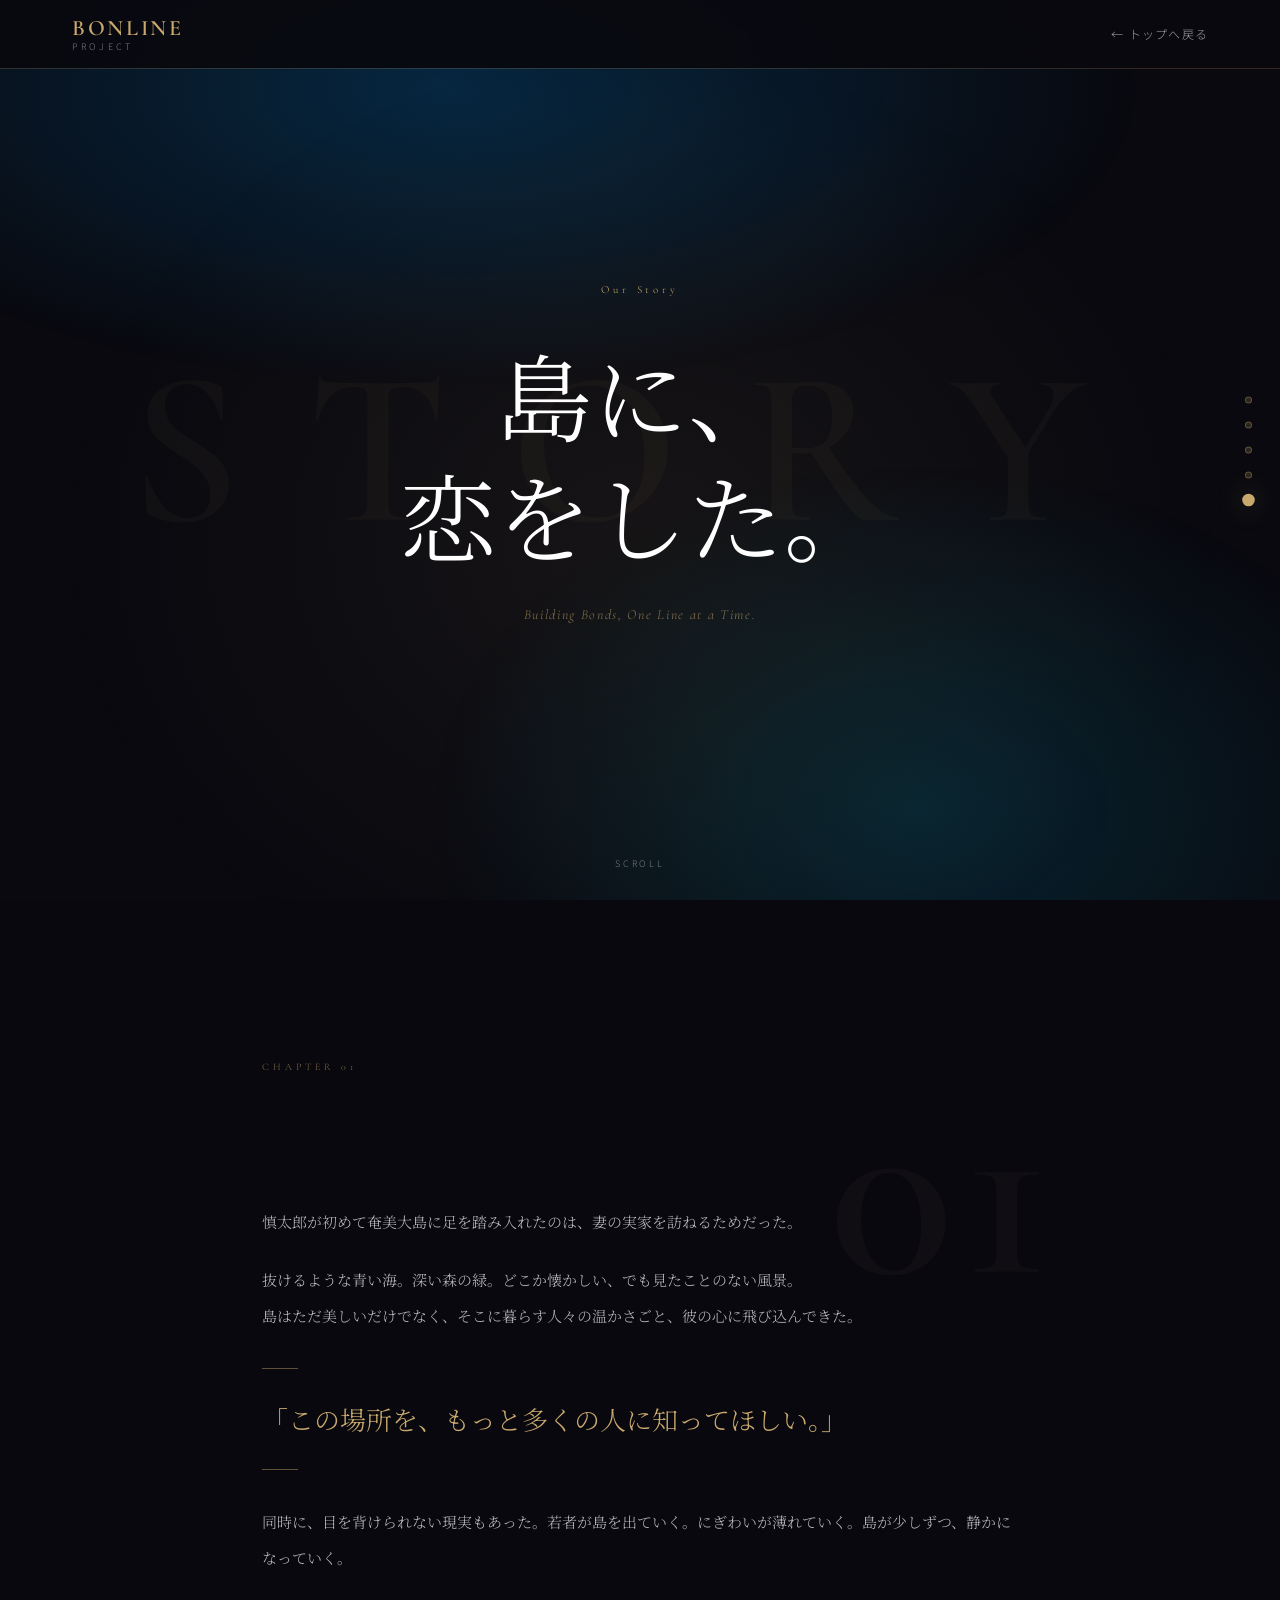
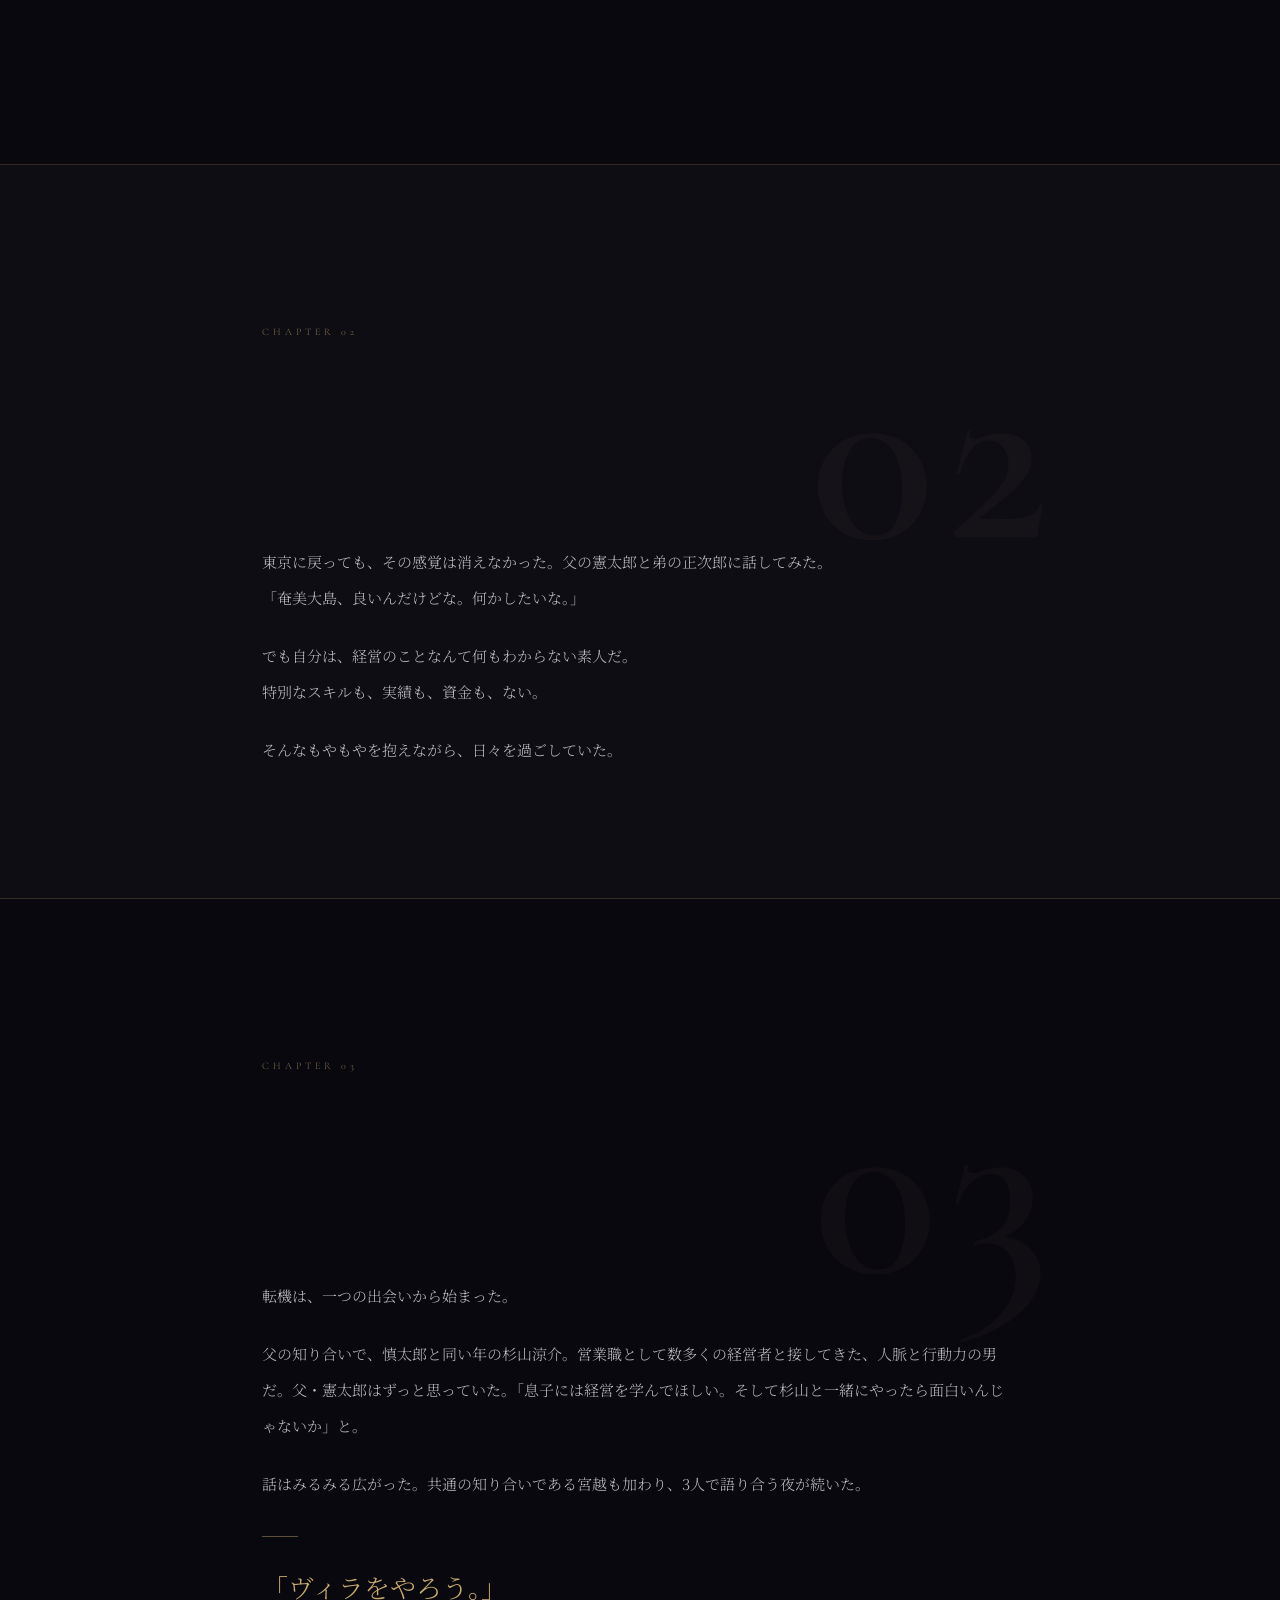
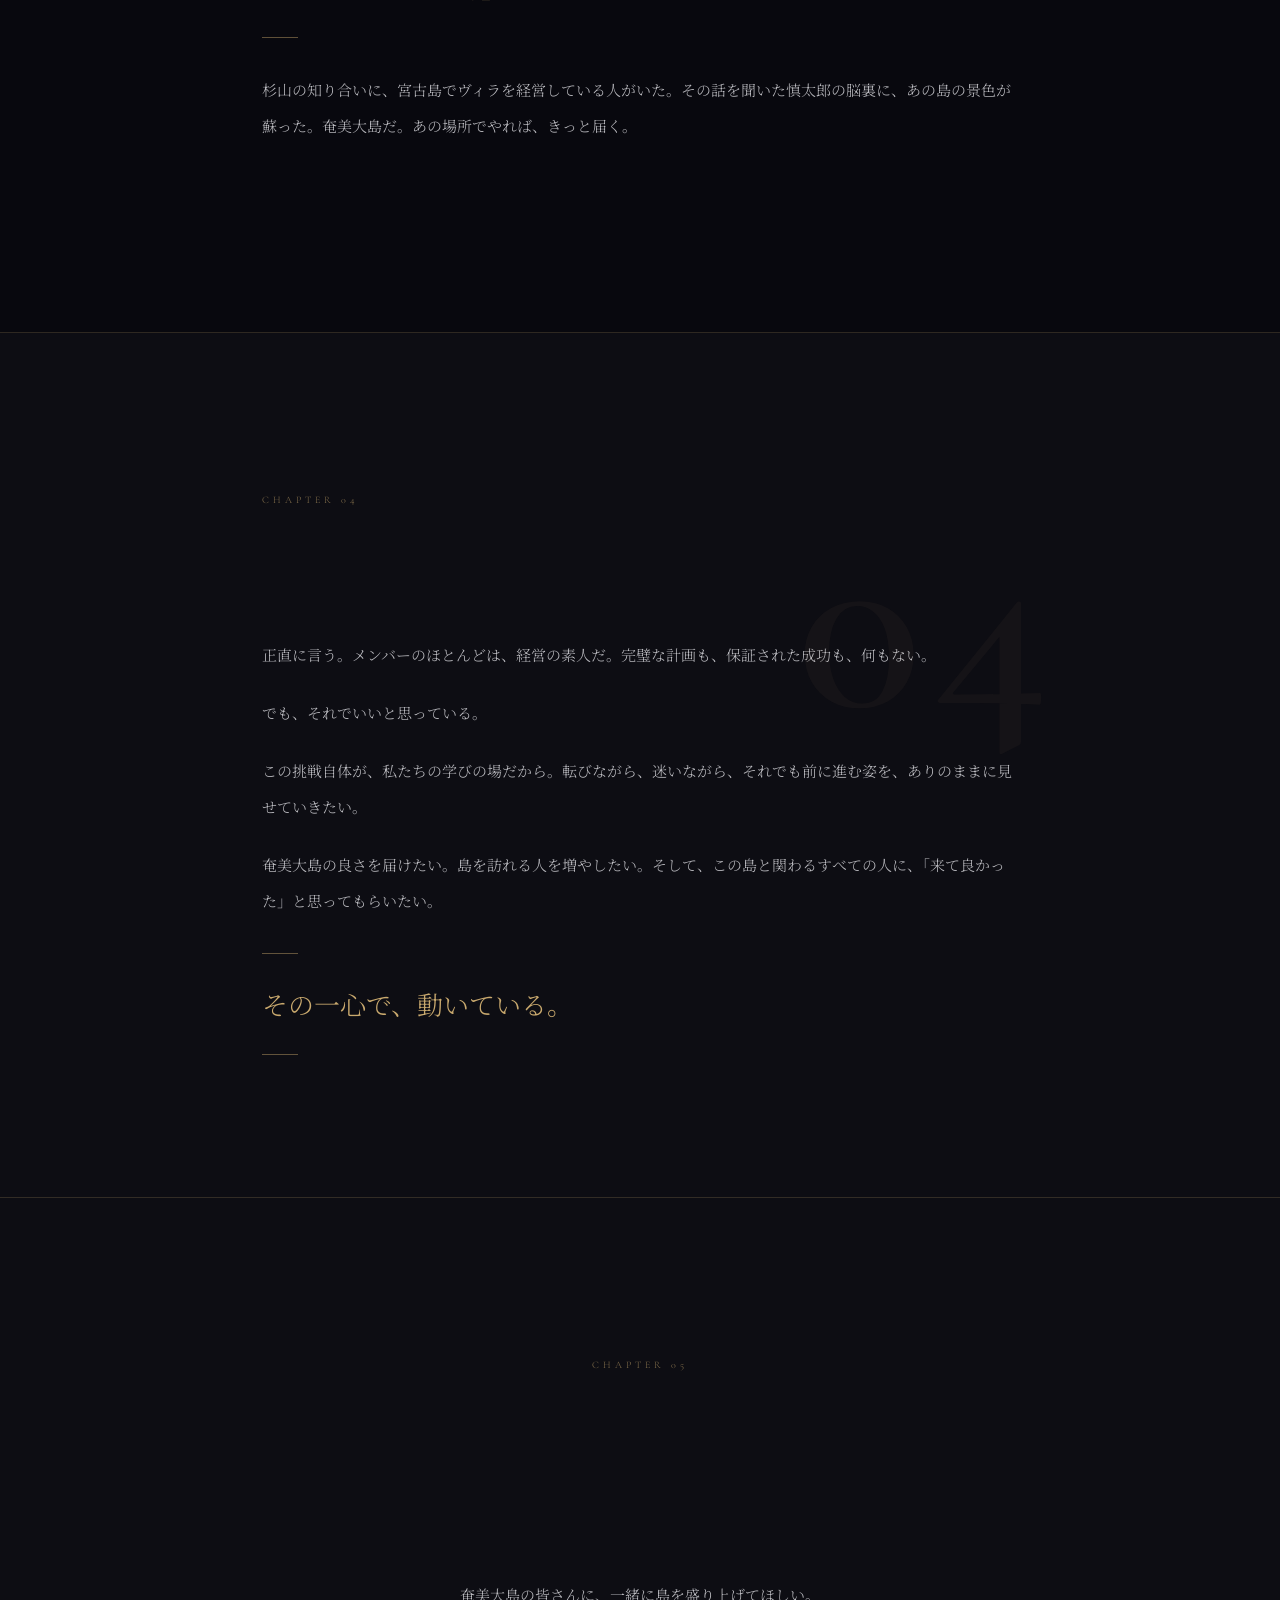
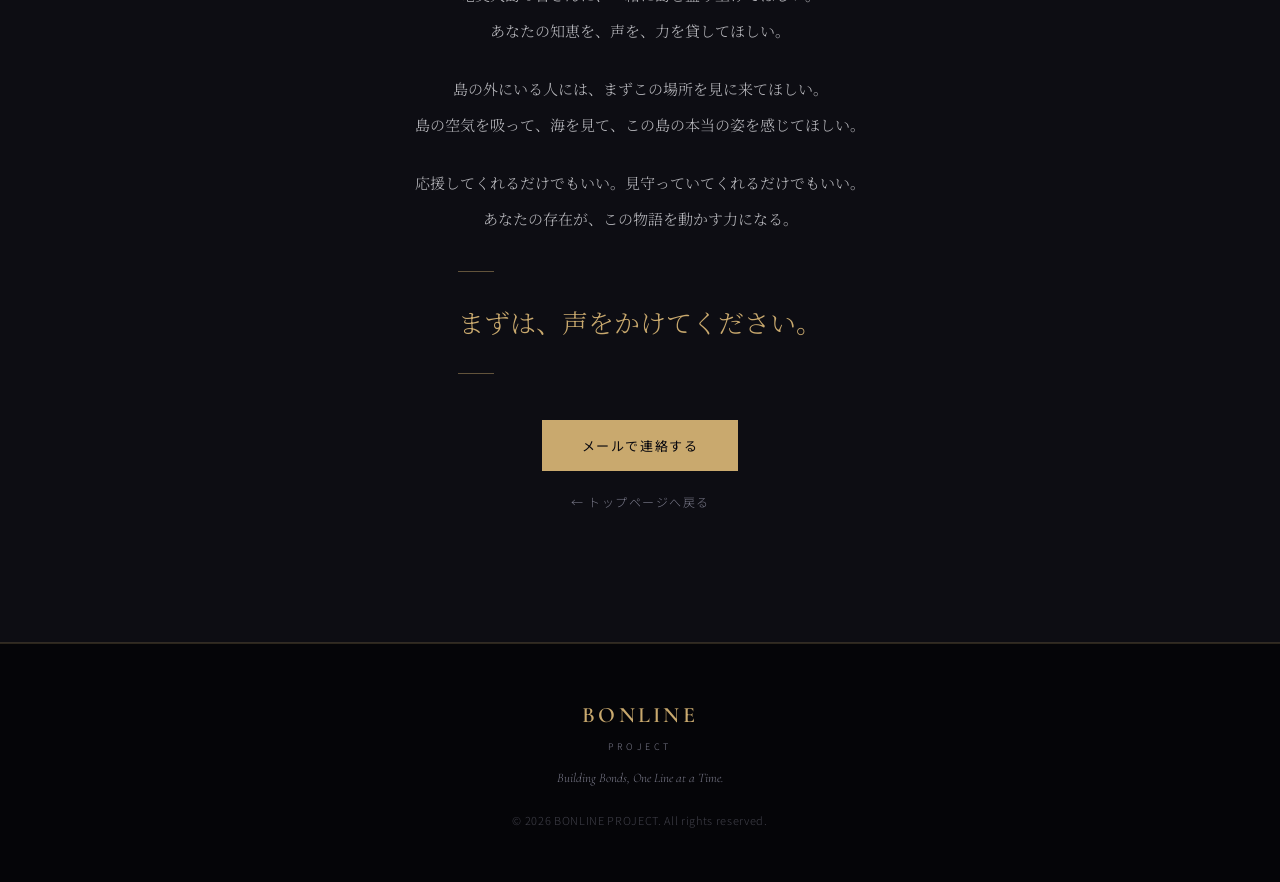
<file: story.html>
<!DOCTYPE html>
<html lang="ja">
<head>
  <meta charset="UTF-8">
  <meta name="viewport" content="width=device-width, initial-scale=1.0">
  <title>ストーリー｜BONLINE PROJECT</title>
  <meta name="description" content="慎太郎が初めて奄美大島に足を踏み入れたのは、妻の実家を訪ねるためだった。島はただ美しいだけでなく、そこに暮らす人々の温かさごと、彼の心に飛び込んできた。">
  <link rel="preconnect" href="https://fonts.googleapis.com">
  <link rel="preconnect" href="https://fonts.gstatic.com" crossorigin>
  <link href="https://fonts.googleapis.com/css2?family=Cormorant+Garamond:ital,wght@0,300;0,400;0,600;1,300;1,400&family=Noto+Sans+JP:wght@300;400;500&family=Noto+Serif+JP:wght@300;400&display=swap" rel="stylesheet">
  <link rel="stylesheet" href="styles.css">
  <style>
    /* ---- Reading progress bar ---- */
    .read-progress {
      position: fixed;
      top: 0;
      left: 0;
      width: 0%;
      height: 2px;
      background: linear-gradient(90deg, var(--gold), var(--gold-lt));
      z-index: 200;
      transition: width 0.08s linear;
    }

    /* ---- Story Hero ---- */
    .story-hero {
      min-height: 100svh;
      display: flex;
      align-items: center;
      justify-content: center;
      position: relative;
      overflow: hidden;
      background: radial-gradient(ellipse at 50% 60%, rgba(201,169,110,.07) 0%, transparent 65%);
    }

    .story-hero::before {
      content: 'STORY';
      position: absolute;
      font-family: var(--ff-en);
      font-size: clamp(100px, 18vw, 220px);
      font-weight: 600;
      color: rgba(201,169,110,.04);
      letter-spacing: .3em;
      top: 50%;
      left: 50%;
      transform: translate(-50%, -50%);
      white-space: nowrap;
      user-select: none;
      pointer-events: none;
    }

    .story-hero__content {
      position: relative;
      text-align: center;
      padding: 0 24px;
      animation: fadeUp .9s ease both;
      animation-delay: .2s;
    }

    .story-hero__title {
      font-family: var(--ff-jp);
      font-size: clamp(48px, 8vw, 96px);
      font-weight: 300;
      color: var(--white);
      line-height: 1.25;
      margin: 20px 0 28px;
    }

    .story-hero__sub {
      font-family: var(--ff-en);
      font-style: italic;
      font-size: 14px;
      color: var(--gold);
      letter-spacing: .12em;
      opacity: .65;
    }

    /* ---- Chapter nav (right side dots) ---- */
    .chapter-nav {
      position: fixed;
      right: 28px;
      top: 50%;
      transform: translateY(-50%);
      z-index: 50;
    }

    .chapter-nav ul {
      display: flex;
      flex-direction: column;
      align-items: center;
      gap: 18px;
      list-style: none;
    }

    .chapter-nav button {
      width: 7px;
      height: 7px;
      border-radius: 50%;
      background: rgba(201,169,110,.18);
      border: 1px solid rgba(201,169,110,.35);
      cursor: pointer;
      padding: 0;
      transition: all .35s ease;
      display: block;
    }

    .chapter-nav button.active {
      background: var(--gold);
      border-color: var(--gold);
      transform: scale(1.8);
      box-shadow: 0 0 14px rgba(201,169,110,.4);
    }

    .chapter-nav button:hover:not(.active) {
      background: rgba(201,169,110,.45);
      transform: scale(1.35);
    }

    @media (max-width: 900px) {
      .chapter-nav { display: none; }
    }

    /* ---- Chapters ---- */
    .chapter {
      padding: 130px 0;
      border-bottom: 1px solid var(--line);
      position: relative;
      overflow: hidden;
    }

    .chapter:nth-child(even) {
      background: var(--surface);
    }

    .chapter--cta {
      background: var(--surface) !important;
      text-align: center;
    }

    .chapter__inner {
      max-width: 820px;
      margin: 0 auto;
      padding: 0 32px;
      position: relative;
    }

    .chapter--cta .chapter__inner {
      max-width: 680px;
    }

    /* large background number */
    .chapter__bg-num {
      position: absolute;
      font-family: var(--ff-en);
      font-size: clamp(160px, 22vw, 260px);
      font-weight: 600;
      color: rgba(201,169,110,.045);
      line-height: 1;
      letter-spacing: .04em;
      top: 30px;
      right: -10px;
      user-select: none;
      pointer-events: none;
    }

    .chapter__number {
      font-family: var(--ff-en);
      font-size: 10px;
      letter-spacing: .4em;
      color: var(--gold);
      opacity: .65;
      margin-bottom: 28px;
      display: block;
    }

    .chapter__title {
      font-family: var(--ff-jp);
      font-size: clamp(28px, 4.5vw, 54px);
      font-weight: 300;
      color: var(--white);
      line-height: 1.4;
      margin-bottom: 52px;
      padding-left: 26px;
      border-left: 2px solid var(--gold);
    }

    .chapter--cta .chapter__title {
      border-left: none;
      padding-left: 0;
    }

    .chapter__body {
      display: flex;
      flex-direction: column;
      gap: 22px;
    }

    .chapter__body p {
      font-family: var(--ff-jp);
      font-size: 15px;
      font-weight: 300;
      line-height: 2.4;
      color: rgba(226,226,230,.82);
    }

    .chapter--cta .chapter__body {
      align-items: center;
    }

    .chapter--cta .chapter__body p {
      text-align: center;
      max-width: 540px;
    }

    /* Quote */
    .chapter__quote {
      font-family: var(--ff-jp);
      font-size: clamp(18px, 2.8vw, 26px);
      font-weight: 300;
      color: var(--gold);
      line-height: 1.7;
      margin: 12px 0;
      border: none;
      padding: 0;
      font-style: normal;
      position: relative;
    }

    .chapter__quote::before,
    .chapter__quote::after {
      content: '';
      display: block;
      width: 36px;
      height: 1px;
      background: rgba(201,169,110,.45);
    }

    .chapter__quote::before { margin-bottom: 28px; }
    .chapter__quote::after  { margin-top: 28px; }

    /* CTA section */
    .chapter__cta-actions {
      margin-top: 12px;
      display: flex;
      flex-direction: column;
      align-items: center;
      gap: 20px;
    }

    .chapter__back-link {
      display: inline-flex;
      align-items: center;
      gap: 8px;
      font-size: 12px;
      letter-spacing: .12em;
      color: var(--muted);
      transition: color .25s;
    }

    .chapter__back-link:hover { color: var(--gold); }

    /* Back link in header nav */
    .story-back {
      font-size: 12px;
      letter-spacing: .1em;
      color: rgba(226,226,230,.55);
      transition: color .25s;
    }
    .story-back:hover { color: var(--gold); }

    /* Responsive */
    @media (max-width: 600px) {
      .chapter { padding: 80px 0; }
      .chapter__inner { padding: 0 20px; }
      .chapter__title { font-size: 26px; margin-bottom: 36px; }
      .chapter__body p { font-size: 14px; line-height: 2.2; }
      .chapter__quote { font-size: 17px; }
    }

    /* Allow parallax to show through all chapter backgrounds */
    .chapter {
      background: rgba(9, 9, 15, 0.35) !important;
    }
    .chapter:nth-child(even) {
      background: rgba(18, 18, 24, 0.55) !important;
    }
    .chapter--cta {
      background: rgba(18, 18, 24, 0.55) !important;
    }

    /* ② Slide-in for blockquotes (left → center) */
    .slide-in {
      opacity: 0;
      transform: translateX(-40px);
      transition: opacity 6s ease, transform 6s ease;
    }
    .slide-in.visible {
      opacity: 1;
      transform: none;
    }

    /* ④ Parallax ocean background */
    #parallax-bg {
      position: fixed;
      inset: 0;
      z-index: -1;
      pointer-events: none;
      background:
        radial-gradient(ellipse 90% 55% at 35% var(--py, 15%), rgba(0, 110, 180, 0.30) 0%, transparent 60%),
        radial-gradient(ellipse 70% 70% at 72% var(--py2, 85%), rgba(0, 160, 200, 0.18) 0%, transparent 55%);
    }

    /* ③ Dark overlay for chapter transitions */
    #chapter-overlay {
      position: fixed;
      inset: 0;
      background: #09090f;
      opacity: 0;
      pointer-events: none;
      z-index: 10;
    }
    #chapter-overlay.flash {
      animation: darkFlash 0.75s ease forwards;
    }
    @keyframes darkFlash {
      0%   { opacity: 0; }
      30%  { opacity: 0.45; }
      100% { opacity: 0; }
    }
  </style>
</head>
<body>

  <!-- Reading progress bar -->
  <div class="read-progress" id="readProgress"></div>

  <!-- ③ Dark overlay for chapter transitions -->
  <div id="chapter-overlay"></div>

  <!-- ④ Parallax ocean background -->
  <div id="parallax-bg"></div>

  <!-- Header -->
  <header class="site-header" id="site-header">
    <div class="header-inner">
      <a href="index.html" class="site-logo">
        <span class="site-logo__en">BONLINE</span>
        <span class="site-logo__sub">PROJECT</span>
      </a>
      <nav class="site-nav">
        <a href="index.html" class="story-back">← トップへ戻る</a>
      </nav>
    </div>
  </header>

  <!-- Story Hero -->
  <section class="story-hero">
    <div class="story-hero__content">
      <span class="section-label">Our Story</span>
      <h1 class="story-hero__title">島に、<br>恋をした。</h1>
      <p class="story-hero__sub">Building Bonds, One Line at a Time.</p>
    </div>
    <div class="hero__scroll">SCROLL</div>
  </section>

  <!-- Chapter indicator dots -->
  <nav class="chapter-nav" id="chapterNav" aria-label="章の進捗">
    <ul>
      <li><button data-chapter="1" aria-label="第1章：島に、恋をした。"></button></li>
      <li><button data-chapter="2" aria-label="第2章：でも、自分には何もできない。"></button></li>
      <li><button data-chapter="3" aria-label="第3章：動き出した、偶然という名の必然。"></button></li>
      <li><button data-chapter="4" aria-label="第4章：僕たちは、素人です。"></button></li>
      <li><button data-chapter="5" aria-label="第5章：あなたも、この物語の一部になりませんか。"></button></li>
    </ul>
  </nav>

  <!-- Chapters -->
  <main>

    <!-- Chapter 01 -->
    <section class="chapter" id="ch1" data-chapter="1">
      <div class="chapter__inner">
        <div class="chapter__bg-num" aria-hidden="true">01</div>
        <span class="chapter__number fade-in">CHAPTER 01</span>
        <h2 class="chapter__title fade-in">島に、恋をした。</h2>
        <div class="chapter__body">
          <p class="fade-in" style="transition-delay:0s">慎太郎が初めて奄美大島に足を踏み入れたのは、妻の実家を訪ねるためだった。</p>
          <p class="fade-in" style="transition-delay:.3s">抜けるような青い海。深い森の緑。どこか懐かしい、でも見たことのない風景。<br>
          島はただ美しいだけでなく、そこに暮らす人々の温かさごと、彼の心に飛び込んできた。</p>
          <blockquote class="chapter__quote slide-in" style="transition-delay:.6s">「この場所を、もっと多くの人に知ってほしい。」</blockquote>
          <p class="fade-in" style="transition-delay:.9s">同時に、目を背けられない現実もあった。若者が島を出ていく。にぎわいが薄れていく。島が少しずつ、静かになっていく。</p>
          <p class="fade-in" style="transition-delay:1.2s">帰り道、慎太郎の胸には何かが燻っていた。</p>
        </div>
      </div>
    </section>

    <!-- Chapter 02 -->
    <section class="chapter" id="ch2" data-chapter="2">
      <div class="chapter__inner">
        <div class="chapter__bg-num" aria-hidden="true">02</div>
        <span class="chapter__number fade-in">CHAPTER 02</span>
        <h2 class="chapter__title fade-in">でも、自分には<br>何もできない。</h2>
        <div class="chapter__body">
          <p class="fade-in" style="transition-delay:0s">東京に戻っても、その感覚は消えなかった。父の憲太郎と弟の正次郎に話してみた。<br>
          「奄美大島、良いんだけどな。何かしたいな。」</p>
          <p class="fade-in" style="transition-delay:.3s">でも自分は、経営のことなんて何もわからない素人だ。<br>
          特別なスキルも、実績も、資金も、ない。</p>
          <p class="fade-in" style="transition-delay:.6s">そんなもやもやを抱えながら、日々を過ごしていた。</p>
        </div>
      </div>
    </section>

    <!-- Chapter 03 -->
    <section class="chapter" id="ch3" data-chapter="3">
      <div class="chapter__inner">
        <div class="chapter__bg-num" aria-hidden="true">03</div>
        <span class="chapter__number fade-in">CHAPTER 03</span>
        <h2 class="chapter__title fade-in">動き出した、<br>偶然という名の必然。</h2>
        <div class="chapter__body">
          <p class="fade-in" style="transition-delay:0s">転機は、一つの出会いから始まった。</p>
          <p class="fade-in" style="transition-delay:.3s">父の知り合いで、慎太郎と同い年の杉山涼介。営業職として数多くの経営者と接してきた、人脈と行動力の男だ。父・憲太郎はずっと思っていた。「息子には経営を学んでほしい。そして杉山と一緒にやったら面白いんじゃないか」と。</p>
          <p class="fade-in" style="transition-delay:.6s">話はみるみる広がった。共通の知り合いである宮越も加わり、3人で語り合う夜が続いた。</p>
          <blockquote class="chapter__quote slide-in" style="transition-delay:.9s">「ヴィラをやろう。」</blockquote>
          <p class="fade-in" style="transition-delay:1.2s">杉山の知り合いに、宮古島でヴィラを経営している人がいた。その話を聞いた慎太郎の脳裏に、あの島の景色が蘇った。奄美大島だ。あの場所でやれば、きっと届く。</p>
          <p class="fade-in" style="transition-delay:1.5s">加藤と正次郎も加わり、プロジェクトが動き始めた。</p>
        </div>
      </div>
    </section>

    <!-- Chapter 04 -->
    <section class="chapter" id="ch4" data-chapter="4">
      <div class="chapter__inner">
        <div class="chapter__bg-num" aria-hidden="true">04</div>
        <span class="chapter__number fade-in">CHAPTER 04</span>
        <h2 class="chapter__title fade-in">僕たちは、素人です。</h2>
        <div class="chapter__body">
          <p class="fade-in" style="transition-delay:0s">正直に言う。メンバーのほとんどは、経営の素人だ。完璧な計画も、保証された成功も、何もない。</p>
          <p class="fade-in" style="transition-delay:.3s">でも、それでいいと思っている。</p>
          <p class="fade-in" style="transition-delay:.6s">この挑戦自体が、私たちの学びの場だから。転びながら、迷いながら、それでも前に進む姿を、ありのままに見せていきたい。</p>
          <p class="fade-in" style="transition-delay:.9s">奄美大島の良さを届けたい。島を訪れる人を増やしたい。そして、この島と関わるすべての人に、「来て良かった」と思ってもらいたい。</p>
          <blockquote class="chapter__quote slide-in" style="transition-delay:1.2s">その一心で、動いている。</blockquote>
        </div>
      </div>
    </section>

    <!-- Chapter 05 - CTA -->
    <section class="chapter chapter--cta" id="ch5" data-chapter="5">
      <div class="chapter__inner">
        <span class="chapter__number fade-in">CHAPTER 05</span>
        <h2 class="chapter__title fade-in">あなたも、この物語の<br>一部になりませんか。</h2>
        <div class="chapter__body">
          <p class="fade-in" style="transition-delay:0s">奄美大島の皆さんに、一緒に島を盛り上げてほしい。<br>あなたの知恵を、声を、力を貸してほしい。</p>
          <p class="fade-in" style="transition-delay:.3s">島の外にいる人には、まずこの場所を見に来てほしい。<br>島の空気を吸って、海を見て、この島の本当の姿を感じてほしい。</p>
          <p class="fade-in" style="transition-delay:.6s">応援してくれるだけでもいい。見守っていてくれるだけでもいい。<br>あなたの存在が、この物語を動かす力になる。</p>
          <blockquote class="chapter__quote slide-in" style="transition-delay:.9s">まずは、声をかけてください。</blockquote>
          <div class="chapter__cta-actions">
            <a href="mailto:info@bonline-project.jp" class="btn btn--primary">メールで連絡する</a>
            <a href="index.html" class="chapter__back-link">&#8592; トップページへ戻る</a>
          </div>
        </div>
      </div>
    </section>

  </main>

  <!-- Footer -->
  <footer class="site-footer">
    <div class="footer-inner">
      <div class="footer-logo">
        <span class="footer-logo__en">BONLINE</span>
        <span class="footer-logo__sub">PROJECT</span>
      </div>
      <p class="footer-tagline">Building Bonds, One Line at a Time.</p>
      <p class="footer-copy">&copy; 2026 BONLINE PROJECT. All rights reserved.</p>
    </div>
  </footer>

  <script src="main.js"></script>
  <script>
    // story.html ではヘッダーを常に scrolled スタイルに固定
    const storyHdr = document.getElementById('site-header');
    storyHdr.classList.remove('transparent');
    storyHdr.classList.add('scrolled');
    window.addEventListener('scroll', () => {
      storyHdr.classList.remove('transparent');
      storyHdr.classList.add('scrolled');
    }, { passive: true });

    // ---- Reading Progress Bar ----
    const progressBar = document.getElementById('readProgress');
    window.addEventListener('scroll', () => {
      const scrollTop = window.scrollY;
      const docHeight = document.documentElement.scrollHeight - window.innerHeight;
      const pct = docHeight > 0 ? (scrollTop / docHeight) * 100 : 0;
      progressBar.style.width = pct + '%';
    }, { passive: true });

    // ---- Chapter Indicator ----
    const chapters    = document.querySelectorAll('.chapter');
    const navBtns     = document.querySelectorAll('.chapter-nav button');
    const chOverlay   = document.getElementById('chapter-overlay');
    let overlayEnabled = false;
    setTimeout(() => { overlayEnabled = true; }, 900);

    const chObs = new IntersectionObserver((entries) => {
      entries.forEach(entry => {
        if (entry.isIntersecting) {
          const ch = entry.target.dataset.chapter;
          navBtns.forEach(b => b.classList.remove('active'));
          const active = document.querySelector(`.chapter-nav button[data-chapter="${ch}"]`);
          if (active) active.classList.add('active');

          // ③ Dark overlay flash on chapter transition
          if (overlayEnabled) {
            chOverlay.classList.remove('flash');
            void chOverlay.offsetWidth; // reflow to restart animation
            chOverlay.classList.add('flash');
          }
        }
      });
    }, {
      threshold: 0.3,
      rootMargin: '-5% 0px -5% 0px'
    });

    chapters.forEach(ch => chObs.observe(ch));

    // ---- 段落ごとのフェードイン（専用Observer・閾値を低く設定）----
    const paraEls = document.querySelectorAll('.chapter__body .fade-in, .chapter__body .slide-in');
    const paraObs = new IntersectionObserver((entries) => {
      entries.forEach(entry => {
        if (entry.isIntersecting) {
          entry.target.classList.add('visible');
          paraObs.unobserve(entry.target);
        }
      });
    }, {
      threshold: 0.01,
      rootMargin: '0px 0px -25% 0px'
    });
    paraEls.forEach(el => paraObs.observe(el));

    // ④ Parallax ocean background: two gradient lights drift in opposite directions
    const parallaxBg = document.getElementById('parallax-bg');
    const totalScroll = () => Math.max(document.documentElement.scrollHeight - window.innerHeight, 1);
    window.addEventListener('scroll', () => {
      const pct = window.scrollY / totalScroll();
      const py  = 10 + pct * 70;  // top light: 10% → 80% (drifts downward)
      const py2 = 90 - pct * 65;  // bottom light: 90% → 25% (drifts upward)
      parallaxBg.style.setProperty('--py',  py  + '%');
      parallaxBg.style.setProperty('--py2', py2 + '%');
    }, { passive: true });

    navBtns.forEach(btn => {
      btn.addEventListener('click', () => {
        const target = document.getElementById(`ch${btn.dataset.chapter}`);
        if (target) target.scrollIntoView({ behavior: 'smooth', block: 'start' });
      });
    });
  </script>

</body>
</html>
</file>
<file: styles.css>
/* ============================================================
   BONLINE PROJECT — styles.css
   ============================================================ */

/* ---- Reset & Base ----------------------------------------- */
*, *::before, *::after { box-sizing: border-box; margin: 0; padding: 0; }

:root {
  --bg:        #09090f;
  --surface:   #121218;
  --surface2:  #1a1a24;
  --gold:      #c9a96e;
  --gold-lt:   #e8d5a3;
  --gold-dim:  rgba(201,169,110,.15);
  --text:      #e2e2e6;
  --muted:     #7a7a8a;
  --line:      rgba(201,169,110,.2);
  --white:     #ffffff;
  --done:      #4caf7d;
  --current:   #c9a96e;
  --merit:     #1e3a2f;
  --demerit:   #3a1e1e;
  --ff-en:     'Cormorant Garamond', Georgia, serif;
  --ff-jp:     'Noto Serif JP', serif;
  --ff-body:   'Noto Sans JP', sans-serif;
}

html { scroll-behavior: smooth; }

body {
  background: var(--bg);
  color: var(--text);
  font-family: var(--ff-body);
  font-size: 15px;
  line-height: 1.8;
  font-weight: 300;
  -webkit-font-smoothing: antialiased;
}

img { display: block; width: 100%; height: auto; }
a   { color: inherit; text-decoration: none; }
ul  { list-style: none; }

/* ---- Utility ---------------------------------------------- */
.container {
  max-width: 1100px;
  margin: 0 auto;
  padding: 0 32px;
}

.btn {
  display: inline-block;
  padding: 14px 40px;
  font-family: var(--ff-body);
  font-size: 13px;
  font-weight: 400;
  letter-spacing: .12em;
  cursor: pointer;
  transition: all .3s;
  border: none;
}

.btn--primary {
  background: var(--gold);
  color: #09090f;
}
.btn--primary:hover {
  background: var(--gold-lt);
}

.fade-in {
  opacity: 0;
  transform: translateY(28px);
  transition: opacity 3s ease, transform 3s ease;
}
.fade-in.visible {
  opacity: 1;
  transform: none;
}

/* ---- Header ----------------------------------------------- */
.site-header {
  position: fixed;
  top: 0; left: 0; right: 0;
  z-index: 100;
  transition: background .4s, backdrop-filter .4s, box-shadow .4s;
}
.site-header.transparent {
  background: transparent;
}
.site-header.scrolled {
  background: rgba(9,9,15,.92);
  backdrop-filter: blur(12px);
  box-shadow: 0 1px 0 var(--line);
}

.header-inner {
  max-width: 1200px;
  margin: 0 auto;
  padding: 0 32px;
  height: 68px;
  display: flex;
  align-items: center;
  gap: 40px;
}

.site-logo {
  display: flex;
  flex-direction: column;
  line-height: 1;
  flex-shrink: 0;
}
.site-logo__en {
  font-family: var(--ff-en);
  font-size: 22px;
  font-weight: 600;
  color: var(--gold);
  letter-spacing: .12em;
}
.site-logo__sub {
  font-size: 9px;
  letter-spacing: .35em;
  color: var(--muted);
  margin-top: 3px;
}

.site-nav {
  display: flex;
  align-items: center;
  gap: 28px;
  margin-left: auto;
}
.site-nav a {
  font-size: 12px;
  letter-spacing: .1em;
  color: rgba(226,226,230,.7);
  transition: color .25s;
}
.site-nav a:hover { color: var(--gold); }

.site-nav .nav-cta {
  padding: 9px 22px;
  border: 1px solid var(--gold);
  color: var(--gold);
  font-size: 12px;
  letter-spacing: .1em;
  transition: all .25s;
}
.site-nav .nav-cta:hover {
  background: var(--gold);
  color: var(--bg);
}

/* hamburger */
.hamburger {
  display: none;
  flex-direction: column;
  justify-content: center;
  gap: 5px;
  width: 36px;
  height: 36px;
  background: none;
  border: none;
  cursor: pointer;
  margin-left: auto;
}
.hamburger span {
  display: block;
  width: 24px;
  height: 1px;
  background: var(--gold);
  transition: all .3s;
}
.hamburger.open span:nth-child(1) { transform: translateY(6px) rotate(45deg); }
.hamburger.open span:nth-child(2) { opacity: 0; }
.hamburger.open span:nth-child(3) { transform: translateY(-6px) rotate(-45deg); }

/* mobile nav */
.mobile-nav {
  display: none;
  position: fixed;
  top: 68px; left: 0; right: 0;
  background: rgba(9,9,15,.97);
  backdrop-filter: blur(16px);
  flex-direction: column;
  padding: 24px 0 32px;
  z-index: 99;
  border-top: 1px solid var(--line);
  transform: translateY(-8px);
  opacity: 0;
  pointer-events: none;
  transition: opacity .3s, transform .3s;
}
.mobile-nav.open {
  opacity: 1;
  transform: none;
  pointer-events: all;
}
.mobile-nav a {
  padding: 14px 32px;
  font-size: 14px;
  letter-spacing: .1em;
  color: var(--text);
  border-bottom: 1px solid rgba(255,255,255,.04);
}

/* ---- Hero ------------------------------------------------- */
.hero {
  position: relative;
  height: 100svh;
  min-height: 600px;
  display: flex;
  align-items: center;
  justify-content: center;
  overflow: hidden;
}

.hero__bg-wrap {
  position: absolute;
  inset: 0;
}
.hero__bg {
  width: 100%;
  height: 100%;
  object-fit: cover;
  animation: heroZoom 18s ease-in-out infinite alternate;
}
@keyframes heroZoom {
  from { transform: scale(1); }
  to   { transform: scale(1.06); }
}
.hero__overlay {
  position: absolute;
  inset: 0;
  background: linear-gradient(
    to bottom,
    rgba(9,9,15,.3) 0%,
    rgba(9,9,15,.55) 50%,
    rgba(9,9,15,.85) 100%
  );
}

.hero__content {
  position: relative;
  text-align: center;
  padding: 0 24px;
  animation: fadeUp .9s ease both;
  animation-delay: .2s;
}
@keyframes fadeUp {
  from { opacity: 0; transform: translateY(30px); }
  to   { opacity: 1; transform: none; }
}

.hero__label {
  display: inline-block;
  font-size: 11px;
  letter-spacing: .28em;
  color: var(--gold);
  margin-bottom: 20px;
}
.hero__title {
  font-family: var(--ff-jp);
  font-size: clamp(40px, 7vw, 72px);
  font-weight: 300;
  line-height: 1.3;
  color: var(--white);
  margin-bottom: 20px;
}
.hero__sub {
  font-size: 14px;
  color: rgba(226,226,230,.8);
  line-height: 2;
  margin-bottom: 10px;
}
.hero__tagline {
  font-family: var(--ff-en);
  font-size: 14px;
  font-style: italic;
  color: var(--gold);
  letter-spacing: .08em;
  margin-bottom: 36px;
}

.hero__scroll {
  position: absolute;
  bottom: 28px;
  left: 50%;
  transform: translateX(-50%);
  font-size: 9px;
  letter-spacing: .3em;
  color: rgba(226,226,230,.5);
  animation: bounce 2.2s ease-in-out infinite;
}
@keyframes bounce {
  0%,100% { transform: translateX(-50%) translateY(0); }
  50%      { transform: translateX(-50%) translateY(6px); }
}

/* ---- Sections --------------------------------------------- */
.section {
  padding: 100px 0;
}
.section--dark {
  background: var(--surface);
}

.section-header {
  text-align: center;
  margin-bottom: 64px;
}
.section-label {
  display: inline-block;
  font-family: var(--ff-en);
  font-size: 11px;
  letter-spacing: .35em;
  color: var(--gold);
  margin-bottom: 14px;
}
.section-title {
  font-family: var(--ff-jp);
  font-size: clamp(26px, 4vw, 40px);
  font-weight: 300;
  color: var(--white);
  margin-bottom: 18px;
  line-height: 1.4;
}
.section-subtitle {
  font-size: 14px;
  color: var(--muted);
  line-height: 2;
}

/* ---- Timeline --------------------------------------------- */
.timeline {
  max-width: 760px;
  margin: 0 auto;
  position: relative;
}
.timeline::before {
  content: '';
  position: absolute;
  left: 32px;
  top: 0; bottom: 0;
  width: 1px;
  background: var(--line);
}

.timeline__item {
  display: flex;
  gap: 40px;
  margin-bottom: 48px;
  position: relative;
}

.timeline__marker {
  flex-shrink: 0;
  width: 64px;
  display: flex;
  justify-content: center;
}
.timeline__icon {
  width: 40px;
  height: 40px;
  border-radius: 50%;
  display: flex;
  align-items: center;
  justify-content: center;
  font-family: var(--ff-en);
  font-size: 12px;
  font-weight: 600;
  letter-spacing: .05em;
  position: relative;
  z-index: 1;
  flex-shrink: 0;
  margin-top: 4px;
}
.timeline__item.done .timeline__icon {
  background: var(--done);
  color: #fff;
  box-shadow: 0 0 0 4px rgba(76,175,125,.15);
}
.timeline__item.current .timeline__icon {
  background: var(--gold);
  color: var(--bg);
  box-shadow: 0 0 0 4px rgba(201,169,110,.2), 0 0 18px rgba(201,169,110,.3);
  animation: pulse 2.4s ease-in-out infinite;
}
@keyframes pulse {
  0%,100% { box-shadow: 0 0 0 4px rgba(201,169,110,.2), 0 0 18px rgba(201,169,110,.3); }
  50%      { box-shadow: 0 0 0 8px rgba(201,169,110,.1), 0 0 32px rgba(201,169,110,.4); }
}
.timeline__item.pending .timeline__icon {
  background: var(--surface2);
  color: var(--muted);
  border: 1px solid var(--line);
}

.timeline__body { flex: 1; }
.timeline__date {
  display: block;
  font-size: 11px;
  letter-spacing: .1em;
  color: var(--muted);
  margin-bottom: 6px;
}
.timeline__title {
  font-family: var(--ff-jp);
  font-size: 18px;
  font-weight: 400;
  color: var(--white);
  margin-bottom: 6px;
}
.timeline__text {
  font-size: 13px;
  color: var(--muted);
  margin-bottom: 10px;
}

.timeline__badge {
  display: inline-block;
  font-size: 10px;
  letter-spacing: .1em;
  padding: 3px 10px;
  border-radius: 2px;
}
.timeline__badge.done    { background: rgba(76,175,125,.15);  color: var(--done); }
.timeline__badge.current { background: rgba(201,169,110,.15); color: var(--gold); }
.timeline__badge.pending { background: var(--surface2);       color: var(--muted); }

/* ---- Story ------------------------------------------------ */
.story-grid {
  display: grid;
  grid-template-columns: 1fr 1fr;
  gap: 64px;
  align-items: center;
}
.story-img {
  overflow: hidden;
  border-radius: 2px;
}
.story-img img {
  height: 480px;
  object-fit: cover;
  transition: transform .6s ease;
}
.story-img:hover img { transform: scale(1.04); }

.story-text { }
.story-lead {
  font-family: var(--ff-jp);
  font-size: 20px;
  font-weight: 300;
  color: var(--white);
  line-height: 1.7;
  margin-bottom: 24px;
}
.story-text p {
  font-size: 14px;
  color: rgba(226,226,230,.75);
  line-height: 2;
  margin-bottom: 16px;
}
.story-quote {
  font-family: var(--ff-jp);
  font-size: 16px !important;
  color: var(--gold) !important;
  border-left: 2px solid var(--gold);
  padding-left: 16px;
  margin-top: 24px !important;
  line-height: 1.8 !important;
}

/* ---- Record ----------------------------------------------- */
.records { display: flex; flex-direction: column; gap: 32px; }

.record-card {
  background: var(--surface);
  border: 1px solid var(--line);
  border-radius: 2px;
  overflow: hidden;
}
.record-card__header {
  display: flex;
  align-items: flex-start;
  gap: 20px;
  padding: 28px 32px;
  border-bottom: 1px solid var(--line);
  background: var(--surface2);
}
.record-card__num {
  font-family: var(--ff-en);
  font-size: 13px;
  font-weight: 600;
  color: var(--gold);
  letter-spacing: .1em;
  white-space: nowrap;
  padding-top: 4px;
}
.record-card__title {
  font-family: var(--ff-jp);
  font-size: 18px;
  font-weight: 400;
  color: var(--white);
  margin-bottom: 4px;
}
.record-card__date {
  font-size: 12px;
  color: var(--muted);
  letter-spacing: .05em;
}

.record-card__body { padding: 28px 32px; display: flex; flex-direction: column; gap: 28px; }

.record-section h4 {
  font-family: var(--ff-jp);
  font-size: 14px;
  font-weight: 400;
  color: var(--gold);
  margin-bottom: 12px;
  padding-bottom: 8px;
  border-bottom: 1px solid var(--gold-dim);
}
.record-section ul { display: flex; flex-direction: column; gap: 6px; }
.record-section ul li {
  font-size: 13px;
  color: rgba(226,226,230,.8);
  padding-left: 16px;
  position: relative;
}
.record-section ul li::before {
  content: '—';
  position: absolute;
  left: 0;
  color: var(--gold);
  font-size: 11px;
}
.record-section strong { color: var(--gold-lt); }

.record-cols {
  display: grid;
  grid-template-columns: 1fr 1fr;
  gap: 16px;
}
.record-col {
  padding: 16px;
  border-radius: 2px;
}
.record-col--merit   { background: var(--merit);  border: 1px solid rgba(76,175,125,.2); }
.record-col--demerit { background: var(--demerit); border: 1px solid rgba(200,80,80,.2); }
.col-label {
  display: block;
  font-size: 10px;
  letter-spacing: .15em;
  margin-bottom: 10px;
  font-weight: 500;
}
.record-col--merit   .col-label { color: var(--done); }
.record-col--demerit .col-label { color: #e07070; }

.record-next {
  border: 1px dashed var(--line);
  border-radius: 2px;
  padding: 32px;
  text-align: center;
}
.record-next__label {
  display: block;
  font-family: var(--ff-en);
  font-size: 10px;
  letter-spacing: .3em;
  color: var(--gold);
  margin-bottom: 10px;
}
.record-next__title {
  font-family: var(--ff-jp);
  font-size: 20px;
  color: var(--white);
  margin-bottom: 6px;
}
.record-next__date {
  font-size: 13px;
  color: var(--muted);
  margin-bottom: 8px;
}
.record-next__note {
  font-size: 12px;
  color: var(--muted);
  font-style: italic;
}

/* ---- Numbers ---------------------------------------------- */
.numbers-grid {
  display: grid;
  grid-template-columns: repeat(3, 1fr);
  gap: 20px;
  margin-bottom: 32px;
}

.num-card {
  background: var(--surface2);
  border: 1px solid var(--line);
  border-radius: 2px;
  padding: 28px 24px;
  transition: border-color .3s, transform .3s;
}
.num-card:hover {
  border-color: var(--gold);
  transform: translateY(-3px);
}
.num-card--highlight {
  border-color: rgba(201,169,110,.5);
  background: var(--gold-dim);
}

.num-card__label {
  display: block;
  font-size: 11px;
  letter-spacing: .08em;
  color: var(--muted);
  margin-bottom: 14px;
  line-height: 1.6;
}
.num-card__value {
  font-family: var(--ff-en);
  font-size: 40px;
  font-weight: 300;
  color: var(--white);
  line-height: 1;
  margin-bottom: 10px;
}
.num-unit {
  font-size: 16px;
  color: var(--gold);
  margin-left: 4px;
}
.num-card__note {
  font-size: 11px;
  color: var(--muted);
  line-height: 1.7;
}

.numbers-note {
  text-align: center;
  font-size: 12px;
  color: var(--muted);
  font-style: italic;
}

/* ---- Team ------------------------------------------------- */
.team-grid {
  display: grid;
  grid-template-columns: repeat(3, 1fr);
  gap: 32px;
}

.member-card {
  text-align: center;
}
.member-card__img {
  width: 120px;
  height: 120px;
  border-radius: 50%;
  overflow: hidden;
  margin: 0 auto 18px;
  border: 2px solid var(--line);
}
.member-card__img img {
  width: 100%;
  height: 100%;
  object-fit: cover;
}
.member-card__name {
  font-family: var(--ff-jp);
  font-size: 16px;
  font-weight: 400;
  color: var(--white);
  margin-bottom: 4px;
}
.member-card__role {
  display: block;
  font-family: var(--ff-en);
  font-size: 11px;
  letter-spacing: .12em;
  color: var(--gold);
  margin-bottom: 8px;
}
.member-card__note {
  font-size: 12px;
  color: var(--muted);
  line-height: 1.7;
}

/* ---- Concept ---------------------------------------------- */
.concept-section {
  border-top: 1px solid var(--line);
  border-bottom: 1px solid var(--line);
}
.concept-inner {
  text-align: center;
  max-width: 860px;
  margin: 0 auto;
}
.concept-word__en {
  display: block;
  font-family: var(--ff-en);
  font-size: clamp(52px, 9vw, 100px);
  font-weight: 300;
  color: var(--gold);
  letter-spacing: .3em;
  margin-bottom: 56px;
  opacity: .85;
}
.concept-meanings {
  display: flex;
  align-items: center;
  gap: 40px;
  margin-bottom: 52px;
  text-align: left;
}
.concept-meaning {
  flex: 1;
  display: flex;
  gap: 20px;
  align-items: flex-start;
}
.concept-meaning__num {
  font-family: var(--ff-en);
  font-size: 10px;
  letter-spacing: .2em;
  color: var(--gold);
  opacity: .5;
  flex-shrink: 0;
  padding-top: 6px;
}
.concept-meaning__jp {
  font-family: var(--ff-jp);
  font-size: 18px;
  font-weight: 300;
  color: var(--white);
  margin-bottom: 10px;
  line-height: 1.5;
}
.concept-meaning__desc {
  font-size: 13px;
  color: var(--muted);
  line-height: 2;
}
.concept-divider {
  font-family: var(--ff-en);
  font-size: 22px;
  color: var(--gold);
  opacity: .3;
  flex-shrink: 0;
}
.concept-tagline {
  font-family: var(--ff-en);
  font-style: italic;
  font-size: 15px;
  color: var(--gold);
  letter-spacing: .1em;
  opacity: .6;
}

/* ---- Collaborator ----------------------------------------- */
.collaborator {
  margin-top: 64px;
  text-align: center;
  border-top: 1px solid var(--line);
  padding-top: 52px;
}
.collaborator__label {
  display: inline-block;
  font-family: var(--ff-en);
  font-size: 10px;
  letter-spacing: .35em;
  color: var(--muted);
  margin-bottom: 28px;
}
.collaborator__card {
  display: inline-flex;
  flex-direction: column;
  align-items: center;
}
.collaborator__img {
  width: 80px !important;
  height: 80px !important;
  opacity: .7;
}

/* ---- Contact ---------------------------------------------- */
.contact-section { text-align: center; }
.contact-actions { display: flex; flex-direction: column; align-items: center; gap: 20px; }
.contact-note {
  font-size: 13px;
  color: var(--muted);
  line-height: 2;
}

/* ---- Footer ----------------------------------------------- */
.site-footer {
  background: #050508;
  border-top: 1px solid var(--line);
  padding: 52px 0;
}
.footer-inner {
  text-align: center;
}
.footer-logo {
  display: flex;
  flex-direction: column;
  align-items: center;
  margin-bottom: 12px;
}
.footer-logo__en {
  font-family: var(--ff-en);
  font-size: 22px;
  font-weight: 600;
  color: var(--gold);
  letter-spacing: .15em;
}
.footer-logo__sub {
  font-size: 9px;
  letter-spacing: .4em;
  color: var(--muted);
  margin-top: 3px;
}
.footer-tagline {
  font-family: var(--ff-en);
  font-style: italic;
  font-size: 13px;
  color: var(--muted);
  margin-bottom: 20px;
}
.footer-copy {
  font-size: 11px;
  color: rgba(122,122,138,.5);
  letter-spacing: .06em;
}

/* ---- Responsive ------------------------------------------- */
@media (max-width: 900px) {
  .site-nav { display: none; }
  .hamburger { display: flex; }
  .mobile-nav { display: flex; }

  .story-grid { grid-template-columns: 1fr; gap: 36px; }
  .story-img img { height: 280px; }

  .numbers-grid { grid-template-columns: repeat(2, 1fr); }
  .team-grid    { grid-template-columns: repeat(2, 1fr); }
  .record-cols  { grid-template-columns: 1fr; }
  .concept-meanings { flex-direction: column; gap: 24px; }
  .concept-divider  { display: none; }
}

@media (max-width: 600px) {
  .container  { padding: 0 20px; }
  .section    { padding: 72px 0; }

  .timeline::before { left: 20px; }
  .timeline__marker { width: 40px; }
  .timeline__icon   { width: 32px; height: 32px; font-size: 10px; }
  .timeline__item   { gap: 20px; }

  .numbers-grid { grid-template-columns: 1fr; }
  .team-grid    { grid-template-columns: repeat(2, 1fr); gap: 20px; }

  .record-card__header { flex-direction: column; gap: 8px; }
  .record-card__body   { padding: 20px; }

  .hero__scroll { display: none; }
}
</file>
